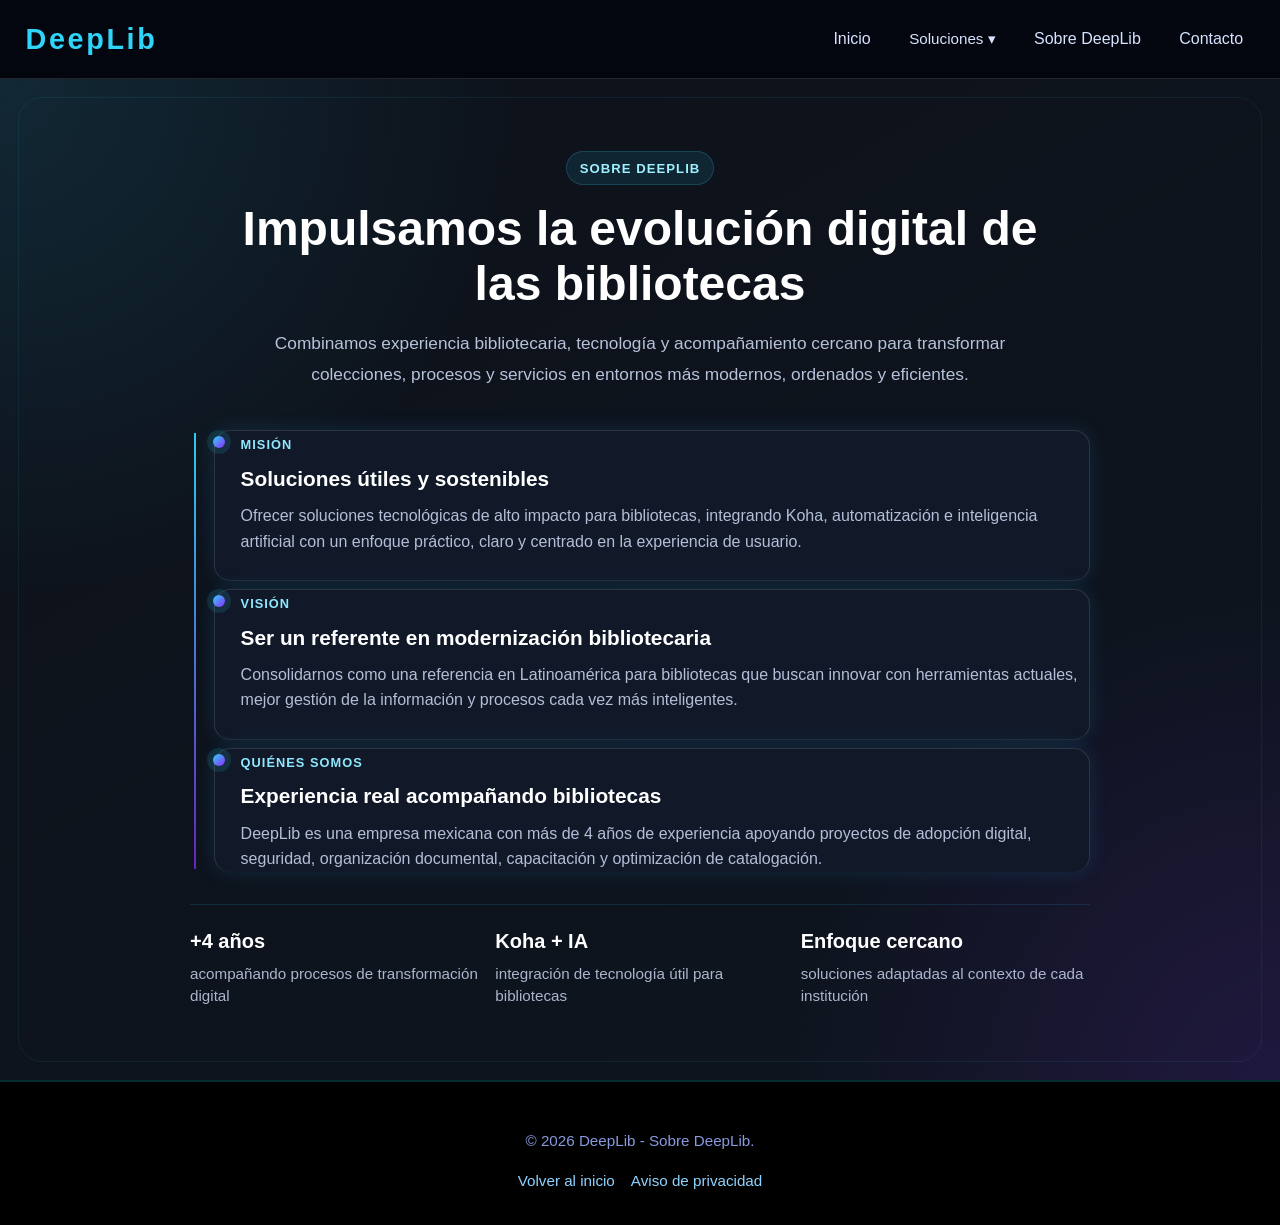
<file: about.html>
<!DOCTYPE html>
<html lang="es">
<head>
  <meta charset="UTF-8" />
  <meta name="viewport" content="width=device-width, initial-scale=1.0" />
  <title>Sobre DeepLib</title>
  <link rel="stylesheet" href="styles.css" />
  <link rel="apple-touch-icon" sizes="180x180" href="assets/img/favicon_io/apple-touch-icon.png" />
  <link rel="icon" type="image/png" sizes="32x32" href="assets/img/favicon_io/favicon-32x32.png" />
  <link rel="icon" type="image/png" sizes="16x16" href="assets/img/favicon_io/favicon-16x16.png" />
  <link rel="icon" type="image/x-icon" href="assets/img/favicon_io/favicon.ico" />
  <link rel="manifest" href="assets/img/favicon_io/site.webmanifest" />
</head>
<body>
  <header class="site-header">
    <a href="index.html" class="brand">DeepLib</a>
    <button id="menuToggle" aria-label="Abrir menú de navegación" aria-expanded="false" aria-controls="mainNav">☰</button>
    <nav id="mainNav" class="nav-links">
      <a href="index.html">Inicio</a>
      <div class="dropdown">
        <button class="dropbtn" type="button">Soluciones ▾</button>
        <div class="dropdown-content">
          <a href="cursos.html">Cursos de capacitación</a>
          <a href="microservicios.html">Microservicios de Koha</a>
          <a href="web.html">Desarrollo de páginas web</a>
          <a href="soporte.html">Soporte de TI para Koha</a>
          <a href="personal.html">Bibliotecas personales</a>
        </div>
      </div>
      <a href="about.html">Sobre DeepLib</a>
      <a href="index.html#contacto">Contacto</a>
    </nav>
  </header>
  <main>
    <section class="about-page">
      <div class="about-shell">
        <div class="about-heading">
          <span class="about-kicker">Sobre DeepLib</span>
          <h1>Impulsamos la evolución digital de las bibliotecas</h1>
          <p class="about-lead">Combinamos experiencia bibliotecaria, tecnología y acompañamiento cercano para transformar colecciones, procesos y servicios en entornos más modernos, ordenados y eficientes.</p>
        </div>

        <div class="about-timeline">
          <article class="about-step">
            <span class="about-step-label">Misión</span>
            <h2>Soluciones útiles y sostenibles</h2>
            <p>Ofrecer soluciones tecnológicas de alto impacto para bibliotecas, integrando Koha, automatización e inteligencia artificial con un enfoque práctico, claro y centrado en la experiencia de usuario.</p>
          </article>

          <article class="about-step">
            <span class="about-step-label">Visión</span>
            <h2>Ser un referente en modernización bibliotecaria</h2>
            <p>Consolidarnos como una referencia en Latinoamérica para bibliotecas que buscan innovar con herramientas actuales, mejor gestión de la información y procesos cada vez más inteligentes.</p>
          </article>

          <article class="about-step">
            <span class="about-step-label">Quiénes somos</span>
            <h2>Experiencia real acompañando bibliotecas</h2>
            <p>DeepLib es una empresa mexicana con más de 4 años de experiencia apoyando proyectos de adopción digital, seguridad, organización documental, capacitación y optimización de catalogación.</p>
          </article>
        </div>

        <div class="about-strip">
          <div class="about-metric">
            <strong>+4 años</strong>
            <span>acompañando procesos de transformación digital</span>
          </div>
          <div class="about-metric">
            <strong>Koha + IA</strong>
            <span>integración de tecnología útil para bibliotecas</span>
          </div>
          <div class="about-metric">
            <strong>Enfoque cercano</strong>
            <span>soluciones adaptadas al contexto de cada institución</span>
          </div>
        </div>
      </div>
    </section>
  </main>
  <footer class="site-footer">
    <p>© 2026 DeepLib - Sobre DeepLib.</p>
    <div class="footer-links">
      <a href="index.html">Volver al inicio</a>
      <a href="privacidad.html">Aviso de privacidad</a>
    </div>
  </footer>
  <script src="script.js"></script>
</body>
</html>
</file>
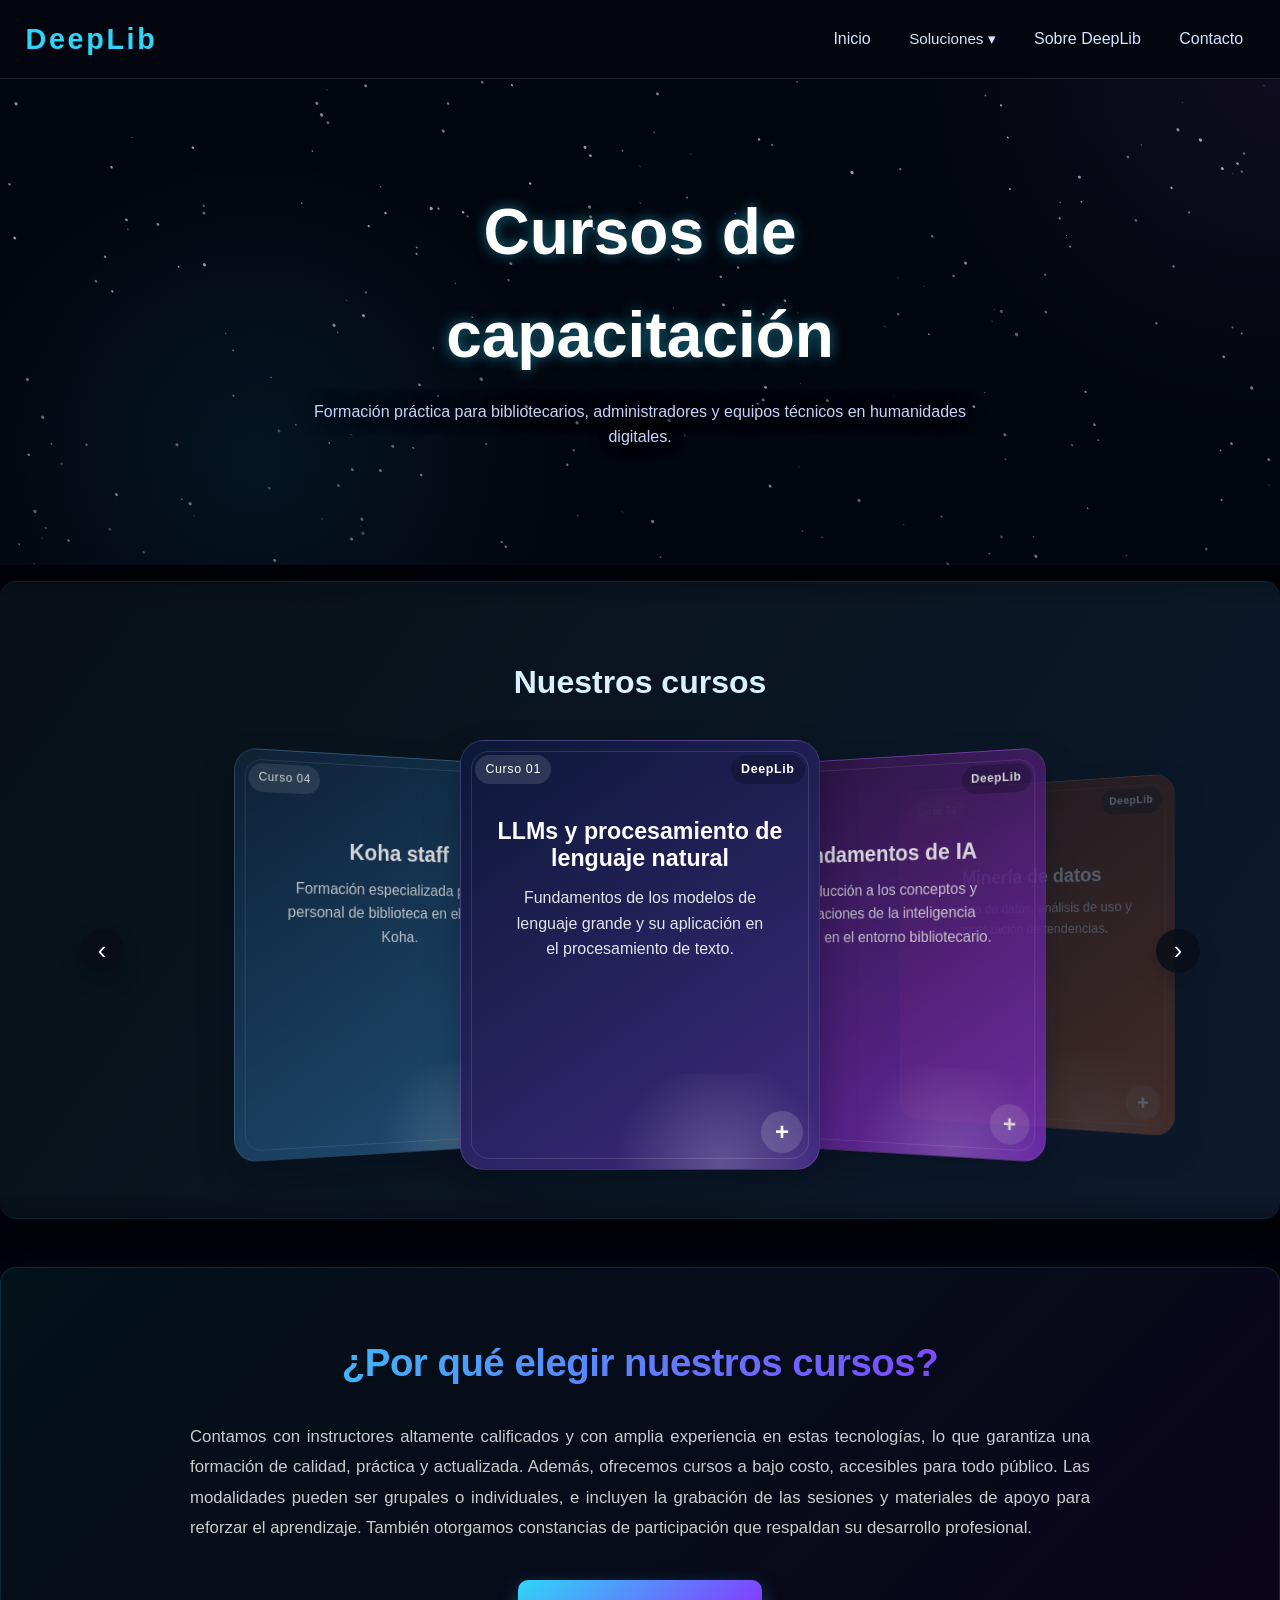
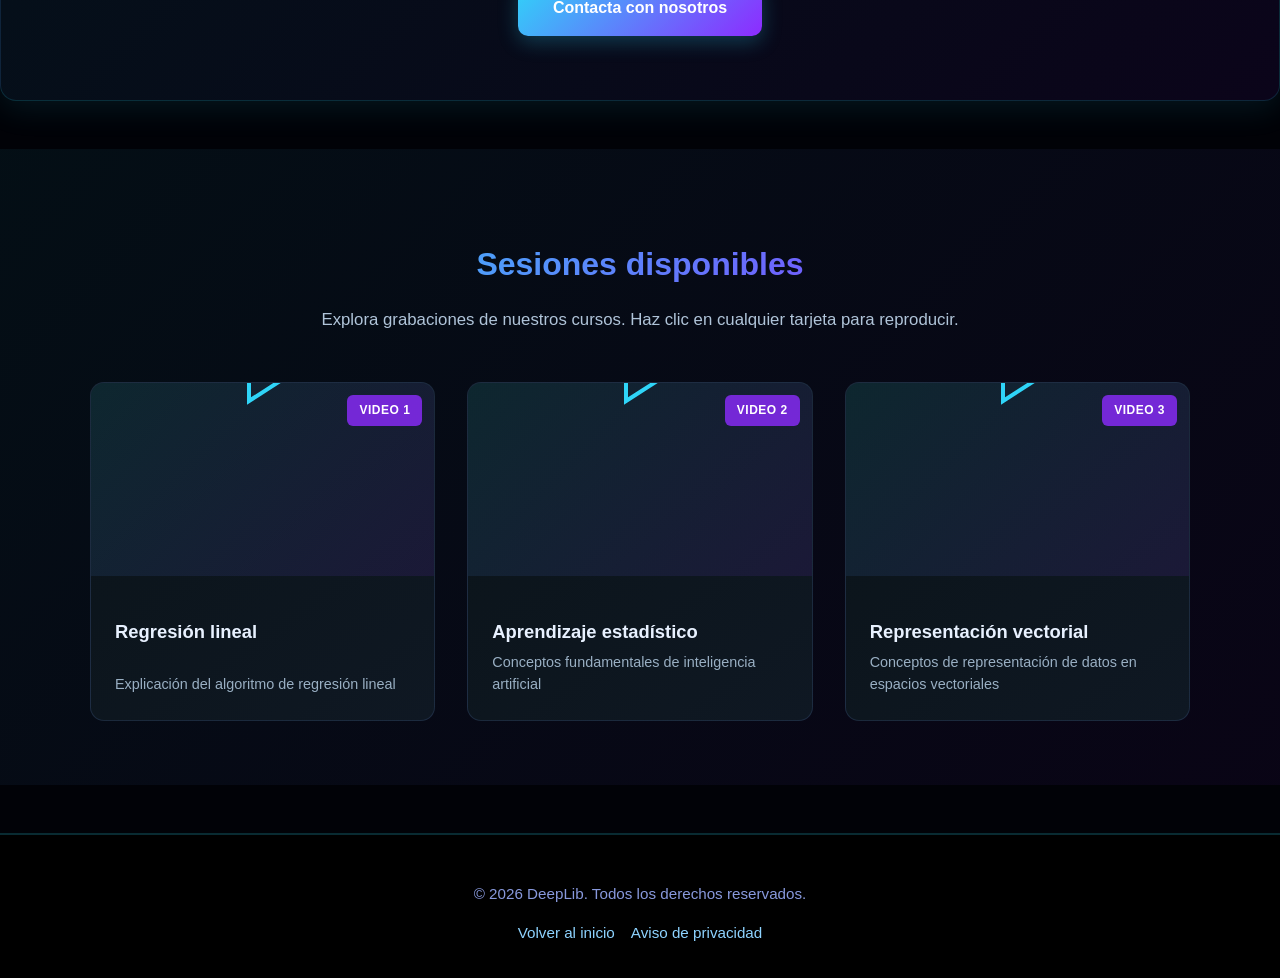
<file: cursos.html>
<!DOCTYPE html>
<html lang="es">
<head>
  <meta charset="UTF-8" />
  <meta name="viewport" content="width=device-width, initial-scale=1.0" />
  <title>Cursos  | DeepLib</title>
  <link rel="stylesheet" href="styles.css" />
  <link rel="apple-touch-icon" sizes="180x180" href="assets/img/favicon_io/apple-touch-icon.png" />
  <link rel="icon" type="image/png" sizes="32x32" href="assets/img/favicon_io/favicon-32x32.png" />
  <link rel="icon" type="image/png" sizes="16x16" href="assets/img/favicon_io/favicon-16x16.png" />
  <link rel="icon" type="image/x-icon" href="assets/img/favicon_io/favicon.ico" />
  <link rel="manifest" href="assets/img/favicon_io/site.webmanifest" />
</head>
<body>
  <header class="site-header">
    <a href="index.html" class="brand">DeepLib</a>
    <button id="menuToggle" aria-label="Abrir menú de navegación" aria-expanded="false" aria-controls="mainNav">☰</button>
    <nav id="mainNav" class="nav-links">
      <a href="index.html">Inicio</a>
      <div class="dropdown">
        <button class="dropbtn" type="button">Soluciones ▾</button>
        <div class="dropdown-content">
          <a href="cursos.html">Cursos de capacitación</a>
          <a href="microservicios.html">Microservicios de Koha</a>
          <a href="web.html">Desarrollo de páginas web</a>
          <a href="soporte.html">Soporte de TI para Koha</a>
          <a href="personal.html">Bibliotecas personales</a>
        </div>
      </div>
      <a href="about.html">Sobre DeepLib</a>
      <a href="index.html#contacto">Contacto</a>
    </nav>
  </header>

  <main>
    <section class="hero courses-hero">
      <canvas id="coursesHeroCanvas" class="courses-stars-canvas" aria-hidden="true"></canvas>
      <div class="courses-hero-overlay" aria-hidden="true"></div>
      <div class="hero-content courses-hero-content">
        <h1>Cursos de capacitación</h1>
        <p>Formación práctica para bibliotecarios, administradores y equipos técnicos en humanidades digitales.</p>
      </div>
    </section>

    <section class="services courses-catalog reveal">
      <h2>Nuestros cursos</h2>
      <div class="course-carousel" data-course-carousel>
        <button class="carousel-control prev" type="button" data-carousel-prev aria-label="Curso anterior">‹</button>

        <div class="course-carousel-track">
          <div class="course-poster course-theme-1" data-course-poster>
            <span class="course-brand-mark">DeepLib</span>
            <span class="course-label">Curso 01</span>
            <div class="course-poster-body">
              <h3>LLMs y procesamiento de lenguaje natural</h3>
              <p class="course-teaser">Fundamentos de los modelos de lenguaje grande y su aplicación en el procesamiento de texto.</p>
            </div>
            <button class="course-toggle" type="button" aria-expanded="false" aria-label="Ver contenido del curso de LLMs y procesamiento de lenguaje">+</button>
            <div class="course-details" hidden>
              <p>Aplicaciones de LLMs para consulta semántica, chatbots y analisis documental.</p>
            </div>
          </div>

    

          <div class="course-poster course-theme-3" data-course-poster>
            <span class="course-brand-mark">DeepLib</span>
            <span class="course-label">Curso 02</span>
            <div class="course-poster-body">
              <h3>Fundamentos de IA</h3>
              <p class="course-teaser">Introducción a los conceptos y aplicaciones de la inteligencia artificial en el entorno bibliotecario.</p>
            </div>
            <button class="course-toggle" type="button" aria-expanded="false" aria-label="Ver contenido del curso de Fundamentos de IA y RAG">+</button>
            <div class="course-details" hidden>
              <p>Teoría del aprendizaje estadistico y aprendizaje automático en el entorno bibliotecario.</p>
            </div>
          </div>

          <div class="course-poster course-theme-4" data-course-poster>
            <span class="course-brand-mark">DeepLib</span>
            <span class="course-label">Curso 03</span>
            <div class="course-poster-body">
              <h3>Minería de datos</h3>
              <p class="course-teaser">Limpieza de datos, análisis de uso y visualización de tendencias.</p>
            </div>
            <button class="course-toggle" type="button" aria-expanded="false" aria-label="Ver contenido del curso de Minería de datos de colecciones">+</button>
            <div class="course-details" hidden>
              <p>Aprende a como potenciar el uso de los datos en el entorno bibliotecario.</p>
            </div>
          </div>

          <div class="course-poster course-theme-5" data-course-poster>
            <span class="course-brand-mark">DeepLib</span>
            <span class="course-label">Curso 04</span>
            <div class="course-poster-body">
              <h3>Koha staff</h3>
              <p class="course-teaser">Formación especializada para el personal de biblioteca en el uso de Koha.</p>
            </div>
            <button class="course-toggle" type="button" aria-expanded="false" aria-label="Ver contenido del curso de Koha staff">+</button>
            <div class="course-details" hidden>
              <ul>
                <li>Instalación, módulos, parametrización y seguridad.</li>
                <li>Gestión de políticas de circulación.</li>
                <li>Optimización de flujo de trabajo para gestión bibliográfica, etc</li>
              </ul>
            </div>
          </div>
        </div>

        <button class="carousel-control next" type="button" data-carousel-next aria-label="Curso siguiente">›</button>
      </div>
    </section>

    <section class="sobre-nosotros">
      <div class="sobre-nosotros-container">
        <h2>¿Por qué elegir nuestros cursos?</h2>
        <p>Contamos con instructores altamente calificados y con amplia experiencia en estas tecnologías, lo que garantiza una formación de calidad, práctica y actualizada. Además, ofrecemos cursos a bajo costo, accesibles para todo público. Las modalidades pueden ser grupales o individuales, e incluyen la grabación de las sesiones y materiales de apoyo para reforzar el aprendizaje. También otorgamos constancias de participación que respaldan su desarrollo profesional.</p>
        <a href="index.html#contacto" class="sobre-nosotros-btn">Contacta con nosotros</a>
      </div>
    </section>
  </main>

  <section class="video-gallery reveal">
    <div class="gallery-header">
      <h2>Sesiones disponibles</h2>
      <p>Explora grabaciones de nuestros cursos. Haz clic en cualquier tarjeta para reproducir.</p>
    </div>
    <div class="videos-grid">
      <div class="video-card" data-video-type="facebook-video">
        <div class="video-thumb">
          <svg class="play-icon" viewBox="0 0 24 24" fill="none" stroke="currentColor" stroke-width="2">
            <polygon points="5 3 19 12 5 21 5 3"></polygon>
          </svg>
          <span class="video-label">Video 1</span>
        </div>
        <div class="video-info">
          <h3>Regresión lineal</h3>
          <p>Explicación del algoritmo de regresión lineal</p>
        </div>
        <div class="video-embed" hidden>
          <iframe src="https://www.facebook.com/plugins/video.php?height=314&href=https%3A%2F%2Fwww.facebook.com%2F61572474824509%2Fvideos%2F992650292278045%2F&show_text=false&width=560&t=0" width="560" height="314" style="border:none;overflow:hidden" scrolling="no" frameborder="0" allowfullscreen="true" allow="autoplay; clipboard-write; encrypted-media; picture-in-picture; web-share" allowFullScreen="true"></iframe>
        </div>
      </div>

      <div class="video-card" data-video-type="facebook-video">
        <div class="video-thumb">
          <svg class="play-icon" viewBox="0 0 24 24" fill="none" stroke="currentColor" stroke-width="2">
            <polygon points="5 3 19 12 5 21 5 3"></polygon>
          </svg>
          <span class="video-label">Video 2</span>
        </div>
        <div class="video-info">
          <h3>Aprendizaje estadístico</h3>
          <p>Conceptos fundamentales de inteligencia artificial</p>
        </div>
        <div class="video-embed" hidden>
          <iframe src="https://www.facebook.com/plugins/video.php?height=314&href=https%3A%2F%2Fwww.facebook.com%2F61572474824509%2Fvideos%2F1888763695226406%2F&show_text=false&width=560&t=0" width="560" height="314" style="border:none;overflow:hidden" scrolling="no" frameborder="0" allowfullscreen="true" allow="autoplay; clipboard-write; encrypted-media; picture-in-picture; web-share" allowFullScreen="true"></iframe>
        </div>
      </div>

      <div class="video-card" data-video-type="facebook-video">
        <div class="video-thumb">
          <svg class="play-icon" viewBox="0 0 24 24" fill="none" stroke="currentColor" stroke-width="2">
            <polygon points="5 3 19 12 5 21 5 3"></polygon>
          </svg>
          <span class="video-label">Video 3</span>
        </div>
        <div class="video-info">
          <h3>Representación vectorial</h3>
          <p>Conceptos de representación de datos en espacios vectoriales</p>
        </div>
        <div class="video-embed" hidden>
          <iframe src="https://www.facebook.com/plugins/video.php?height=314&href=https%3A%2F%2Fwww.facebook.com%2F61572474824509%2Fvideos%2F1676207362984193%2F&show_text=false&width=560&t=0" width="560" height="314" style="border:none;overflow:hidden" scrolling="no" frameborder="0" allowfullscreen="true" allow="autoplay; clipboard-write; encrypted-media; picture-in-picture; web-share" allowFullScreen="true"></iframe>
        </div>
      </div>

      
    </div>
  </section>

  <footer class="site-footer">
    <p>© 2026 DeepLib. Todos los derechos reservados. </p>
    <div class="footer-links">
      <a href="index.html">Volver al inicio</a>
      <a href="privacidad.html">Aviso de privacidad</a>
    </div>
  </footer>
  <script src="script.js"></script>
</body>
</html>
</file>
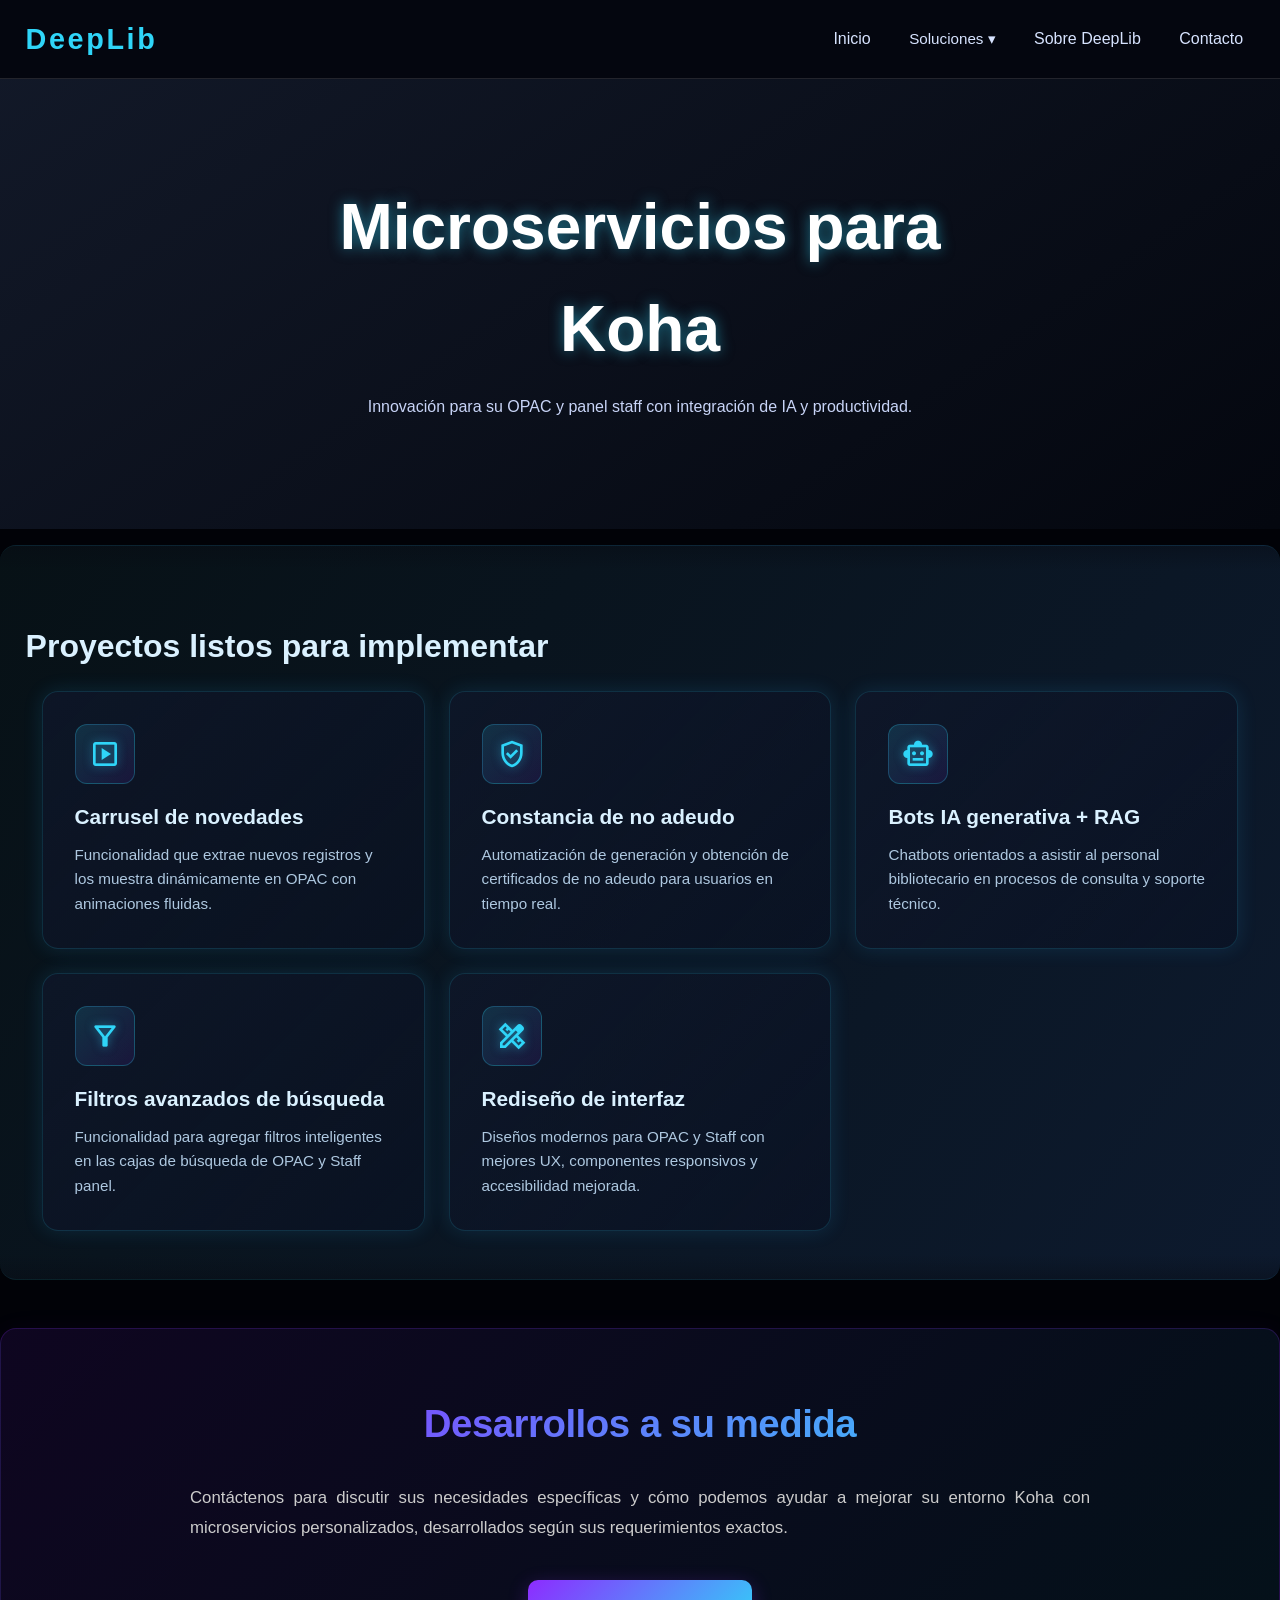
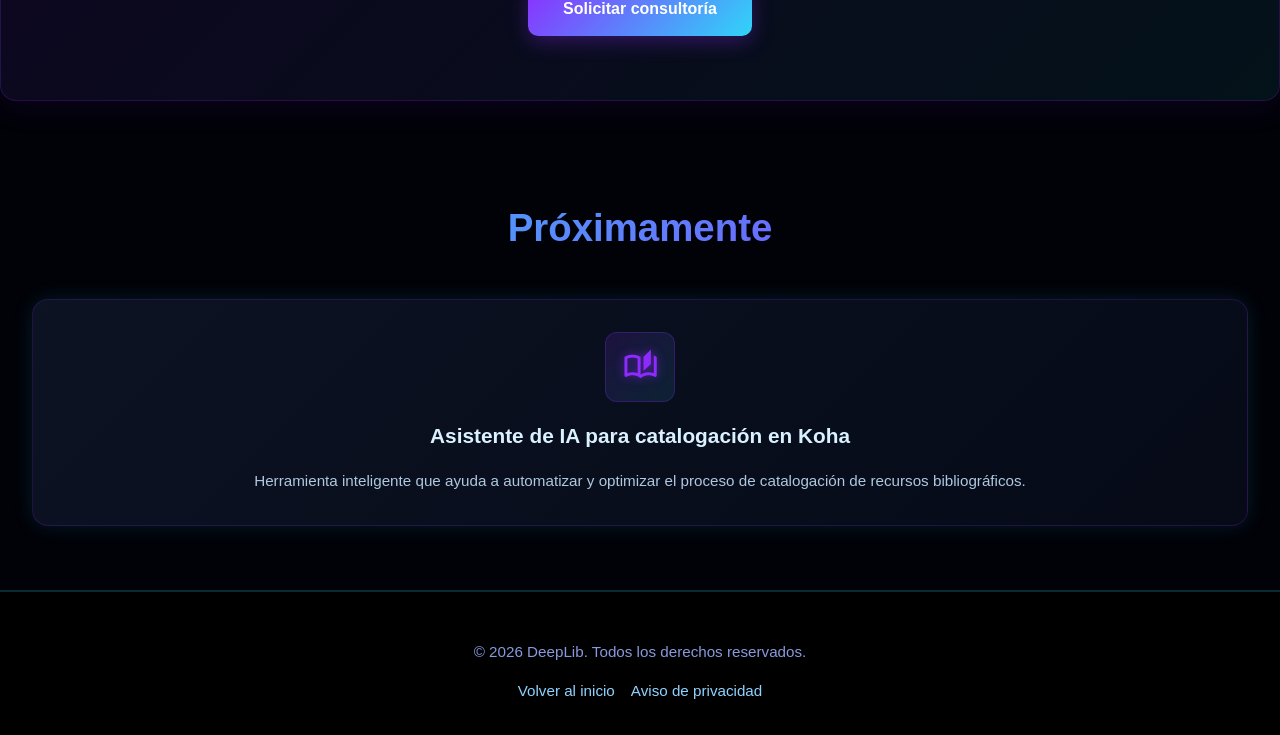
<file: microservicios.html>
<!DOCTYPE html>
<html lang="es">
<head>
  <meta charset="UTF-8" />
  <meta name="viewport" content="width=device-width, initial-scale=1.0" />
  <title>Microservicios Koha | DeepLib</title>
  <link rel="stylesheet" href="https://fonts.googleapis.com/css2?family=Material+Symbols+Outlined:opsz,wght,FILL,GRAD@24,400,0,0" />
  <link rel="stylesheet" href="styles.css" />
  <link rel="apple-touch-icon" sizes="180x180" href="assets/img/favicon_io/apple-touch-icon.png" />
  <link rel="icon" type="image/png" sizes="32x32" href="assets/img/favicon_io/favicon-32x32.png" />
  <link rel="icon" type="image/png" sizes="16x16" href="assets/img/favicon_io/favicon-16x16.png" />
  <link rel="icon" type="image/x-icon" href="assets/img/favicon_io/favicon.ico" />
  <link rel="manifest" href="assets/img/favicon_io/site.webmanifest" />
  <script type="importmap">
    {
      "imports": {
        "tweakpane": "https://esm.sh/tweakpane@4.0.3"
      }
    }
  </script>
</head>
<body>
  <header class="site-header">
    <a href="index.html" class="brand">DeepLib</a>
    <button id="menuToggle" aria-label="Abrir menú de navegación" aria-expanded="false" aria-controls="mainNav">☰</button>
    <nav id="mainNav" class="nav-links">
      <a href="index.html">Inicio</a>
      <div class="dropdown">
        <button class="dropbtn" type="button">Soluciones ▾</button>
        <div class="dropdown-content">
          <a href="cursos.html">Cursos de capacitación</a>
          <a href="microservicios.html">Microservicios de Koha</a>
          <a href="web.html">Desarrollo de páginas web</a>
          <a href="soporte.html">Soporte de TI para Koha</a>
          <a href="personal.html">Bibliotecas personales</a>
        </div>
      </div>
      <a href="about.html">Sobre DeepLib</a>
      <a href="index.html#contacto">Contacto</a>
    </nav>
  </header>

  <main>
    <section class="hero" style="min-height: 50vh; position: relative; overflow: hidden;">
      <canvas id="codingCanvas" class="coding-background"></canvas>
      <div class="hero-content" style="position: relative; z-index: 2;">
        <h1>Microservicios para Koha</h1>
        <p>Innovación para su OPAC y panel staff con integración de IA y productividad.</p>
      </div>
    </section>

    <section class="services">
      <h2>Proyectos listos para implementar</h2>
      <div class="projects-grid">
        <article class="project-card">
          <div class="project-icon">
            <span class="material-symbols-outlined">slideshow</span>
          </div>
          <div class="project-content">
            <h3>Carrusel de novedades</h3>
            <p>Funcionalidad que extrae nuevos registros y los muestra dinámicamente en OPAC con animaciones fluidas.</p>
          </div>
        </article>
        <article class="project-card">
          <div class="project-icon">
            <span class="material-symbols-outlined">verified_user</span>
          </div>
          <div class="project-content">
            <h3>Constancia de no adeudo</h3>
            <p>Automatización de generación y obtención de certificados de no adeudo para usuarios en tiempo real.</p>
          </div>
        </article>
        <article class="project-card">
          <div class="project-icon">
            <span class="material-symbols-outlined">smart_toy</span>
          </div>
          <div class="project-content">
            <h3>Bots IA generativa + RAG</h3>
            <p>Chatbots orientados a asistir al personal bibliotecario en procesos de consulta y soporte técnico.</p>
          </div>
        </article>
        <article class="project-card">
          <div class="project-icon">
            <span class="material-symbols-outlined">filter_alt</span>
          </div>
          <div class="project-content">
            <h3>Filtros avanzados de búsqueda</h3>
            <p>Funcionalidad para agregar filtros inteligentes en las cajas de búsqueda de OPAC y Staff panel.</p>
          </div>
        </article>
        <article class="project-card">
          <div class="project-icon">
            <span class="material-symbols-outlined">design_services</span>
          </div>
          <div class="project-content">
            <h3>Rediseño de interfaz</h3>
            <p>Diseños modernos para OPAC y Staff con mejores UX, componentes responsivos y accesibilidad mejorada.</p>
          </div>
        </article>
      </div>
    </section>

    <section class="custom-services">
      <div class="custom-services-container">
        <h2>Desarrollos a su medida</h2>
        <p>Contáctenos para discutir sus necesidades específicas y cómo podemos ayudar a mejorar su entorno Koha con microservicios personalizados, desarrollados según sus requerimientos exactos.</p>
        <a href="index.html#contacto" class="custom-services-btn">Solicitar consultoría</a>
      </div>
    </section>

  

    <section class="proximamente-section">
      <h2>Próximamente</h2>
      <div class="proximamente-grid">
        <article class="proximamente-card">
          <div class="proximamente-icon">
            <span class="material-symbols-outlined">auto_stories</span>
          </div>
          <h3>Asistente de IA para catalogación en Koha</h3>
          <p>Herramienta inteligente que ayuda a automatizar y optimizar el proceso de catalogación de recursos bibliográficos.</p>
        </article>
      </div>
    </section>
  </main>

  <footer class="site-footer">
    <p>© 2026 DeepLib. Todos los derechos reservados.</p>
    <div class="footer-links">
      <a href="index.html">Volver al inicio</a>
      <a href="privacidad.html">Aviso de privacidad</a>
    </div>
  </footer>
  <script src="script.js"></script>
</body>
</html>
</file>
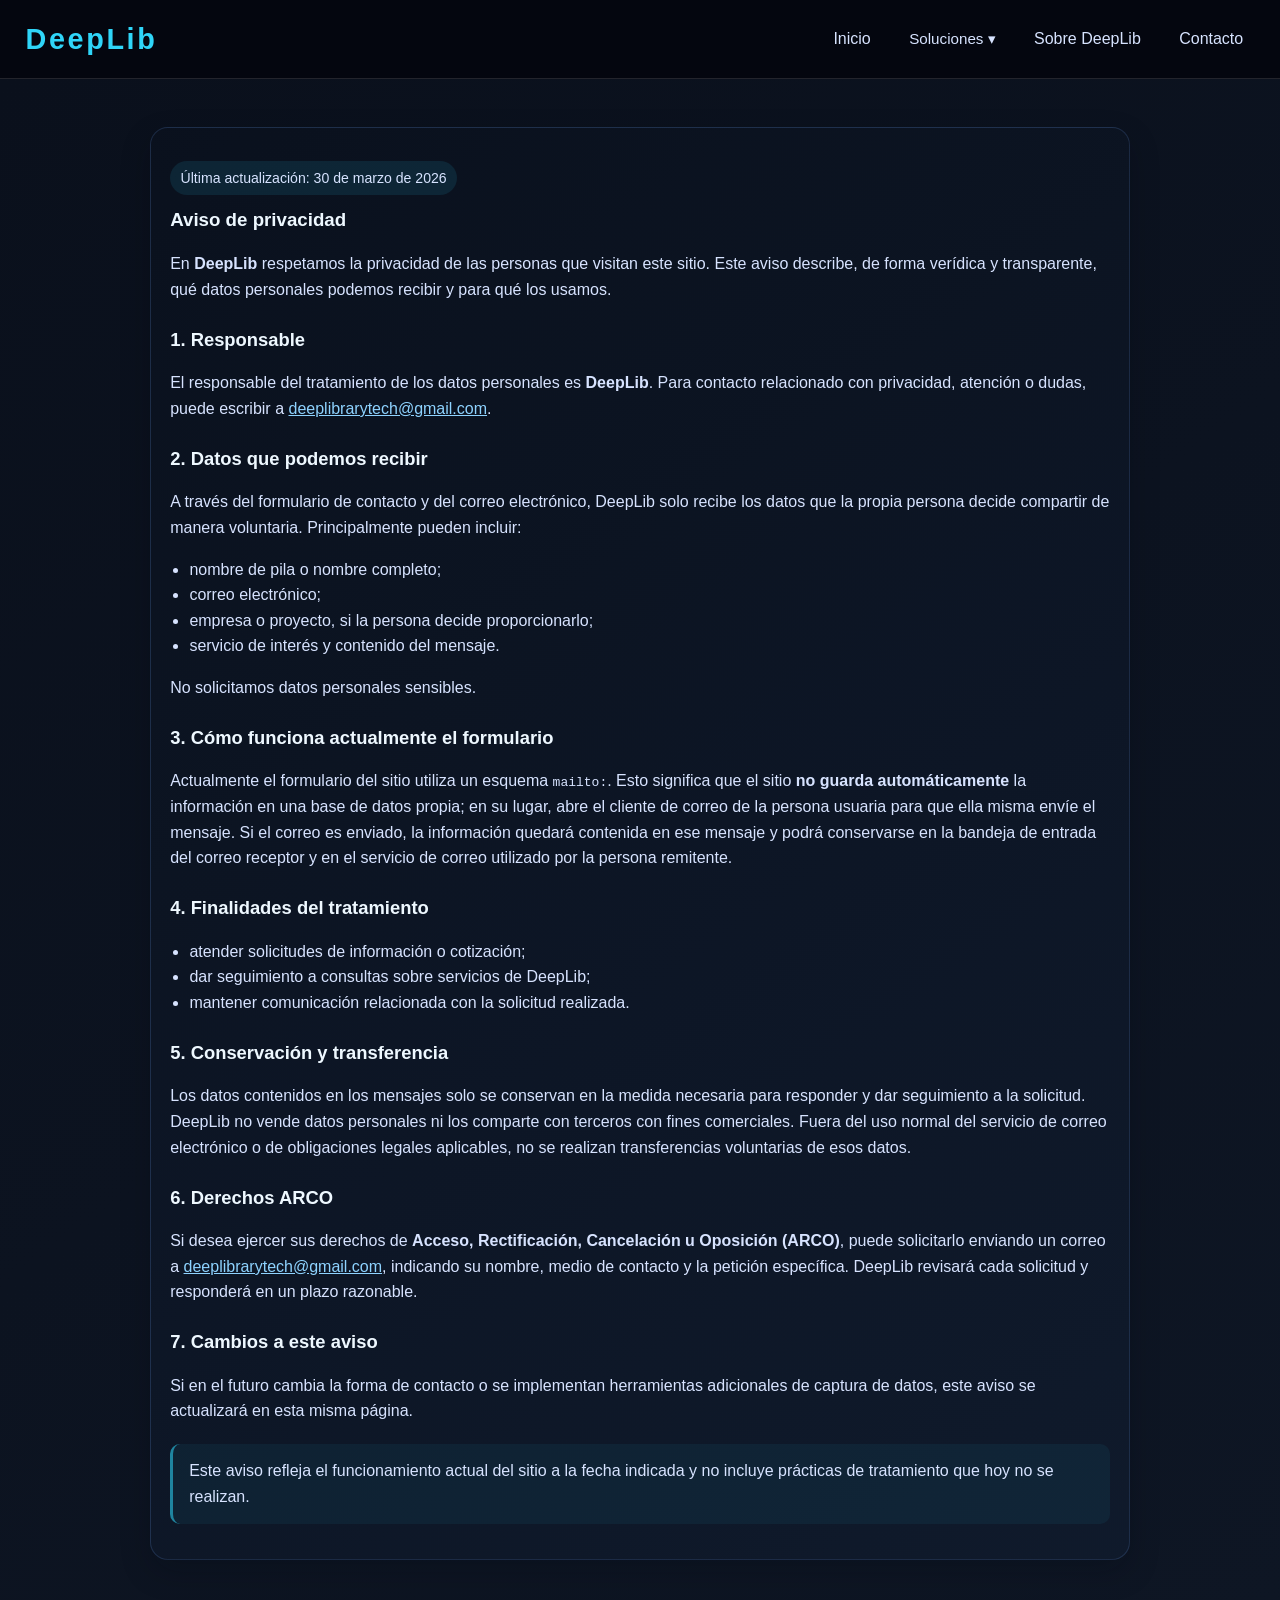
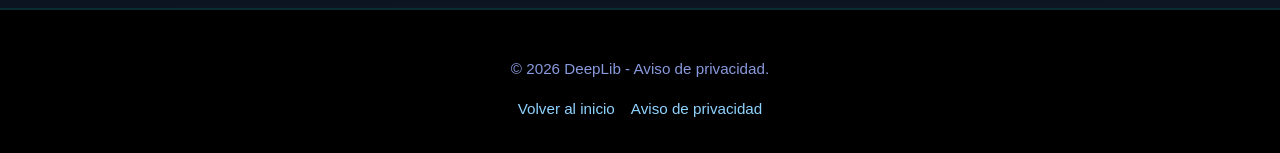
<file: privacidad.html>
<!DOCTYPE html>
<html lang="es">
<head>
  <meta charset="UTF-8" />
  <meta name="viewport" content="width=device-width, initial-scale=1.0" />
  <title>Aviso de privacidad | DeepLib</title>
  <meta name="description" content="Aviso de privacidad de DeepLib" />
  <link rel="stylesheet" href="styles.css" />
  <link rel="apple-touch-icon" sizes="180x180" href="assets/img/favicon_io/apple-touch-icon.png" />
  <link rel="icon" type="image/png" sizes="32x32" href="assets/img/favicon_io/favicon-32x32.png" />
  <link rel="icon" type="image/png" sizes="16x16" href="assets/img/favicon_io/favicon-16x16.png" />
  <link rel="icon" type="image/x-icon" href="assets/img/favicon_io/favicon.ico" />
  <link rel="manifest" href="assets/img/favicon_io/site.webmanifest" />
</head>
<body>
  <header class="site-header">
    <a href="index.html" class="brand">DeepLib</a>
    <button id="menuToggle" aria-label="Abrir menú de navegación" aria-expanded="false" aria-controls="mainNav">☰</button>
    <nav id="mainNav" class="nav-links">
      <a href="index.html">Inicio</a>
      <div class="dropdown">
        <button class="dropbtn" type="button">Soluciones ▾</button>
        <div class="dropdown-content">
          <a href="cursos.html">Cursos de capacitación</a>
          <a href="microservicios.html">Microservicios de Koha</a>
          <a href="web.html">Desarrollo de páginas web</a>
          <a href="soporte.html">Soporte de TI para Koha</a>
          <a href="personal.html">Bibliotecas personales</a>
        </div>
      </div>
      <a href="about.html">Sobre DeepLib</a>
      <a href="index.html#contacto">Contacto</a>
    </nav>
  </header>

  <main>
    <section class="privacy-page">
      <div class="privacy-wrapper">
        <article class="privacy-card">
          <p class="privacy-meta">Última actualización: 30 de marzo de 2026</p>
          <h1>Aviso de privacidad</h1>
          <p>
            En <strong>DeepLib</strong> respetamos la privacidad de las personas que visitan este sitio.
            Este aviso describe, de forma verídica y transparente, qué datos personales podemos recibir y para qué los usamos.
          </p>

          <h2>1. Responsable</h2>
          <p>
            El responsable del tratamiento de los datos personales es <strong>DeepLib</strong>.
            Para contacto relacionado con privacidad, atención o dudas, puede escribir a
            <a href="mailto:deeplibrarytech@gmail.com">deeplibrarytech@gmail.com</a>.
          </p>

          <h2>2. Datos que podemos recibir</h2>
          <p>
            A través del formulario de contacto y del correo electrónico, DeepLib solo recibe los datos que la propia persona decide compartir de manera voluntaria.
            Principalmente pueden incluir:
          </p>
          <ul>
            <li>nombre de pila o nombre completo;</li>
            <li>correo electrónico;</li>
            <li>empresa o proyecto, si la persona decide proporcionarlo;</li>
            <li>servicio de interés y contenido del mensaje.</li>
          </ul>
          <p>No solicitamos datos personales sensibles.</p>

          <h2>3. Cómo funciona actualmente el formulario</h2>
          <p>
            Actualmente el formulario del sitio utiliza un esquema <code>mailto:</code>. Esto significa que el sitio <strong>no guarda automáticamente</strong>
            la información en una base de datos propia; en su lugar, abre el cliente de correo de la persona usuaria para que ella misma envíe el mensaje.
            Si el correo es enviado, la información quedará contenida en ese mensaje y podrá conservarse en la bandeja de entrada del correo receptor
            y en el servicio de correo utilizado por la persona remitente.
          </p>

          <h2>4. Finalidades del tratamiento</h2>
          <ul>
            <li>atender solicitudes de información o cotización;</li>
            <li>dar seguimiento a consultas sobre servicios de DeepLib;</li>
            <li>mantener comunicación relacionada con la solicitud realizada.</li>
          </ul>

          <h2>5. Conservación y transferencia</h2>
          <p>
            Los datos contenidos en los mensajes solo se conservan en la medida necesaria para responder y dar seguimiento a la solicitud.
            DeepLib no vende datos personales ni los comparte con terceros con fines comerciales.
            Fuera del uso normal del servicio de correo electrónico o de obligaciones legales aplicables, no se realizan transferencias voluntarias de esos datos.
          </p>

          <h2>6. Derechos ARCO</h2>
          <p>
            Si desea ejercer sus derechos de <strong>Acceso, Rectificación, Cancelación u Oposición (ARCO)</strong>, puede solicitarlo enviando un correo a
            <a href="mailto:deeplibrarytech@gmail.com">deeplibrarytech@gmail.com</a>, indicando su nombre, medio de contacto y la petición específica.
            DeepLib revisará cada solicitud y responderá en un plazo razonable.
          </p>

          <h2>7. Cambios a este aviso</h2>
          <p>
            Si en el futuro cambia la forma de contacto o se implementan herramientas adicionales de captura de datos, este aviso se actualizará en esta misma página.
          </p>

          <p class="privacy-note">
            Este aviso refleja el funcionamiento actual del sitio a la fecha indicada y no incluye prácticas de tratamiento que hoy no se realizan.
          </p>
        </article>
      </div>
    </section>
  </main>

  <footer class="site-footer">
    <p>© 2026 DeepLib - Aviso de privacidad.</p>
    <div class="footer-links">
      <a href="index.html">Volver al inicio</a>
      <a href="privacidad.html">Aviso de privacidad</a>
    </div>
  </footer>

  <script src="script.js"></script>
</body>
</html>
</file>
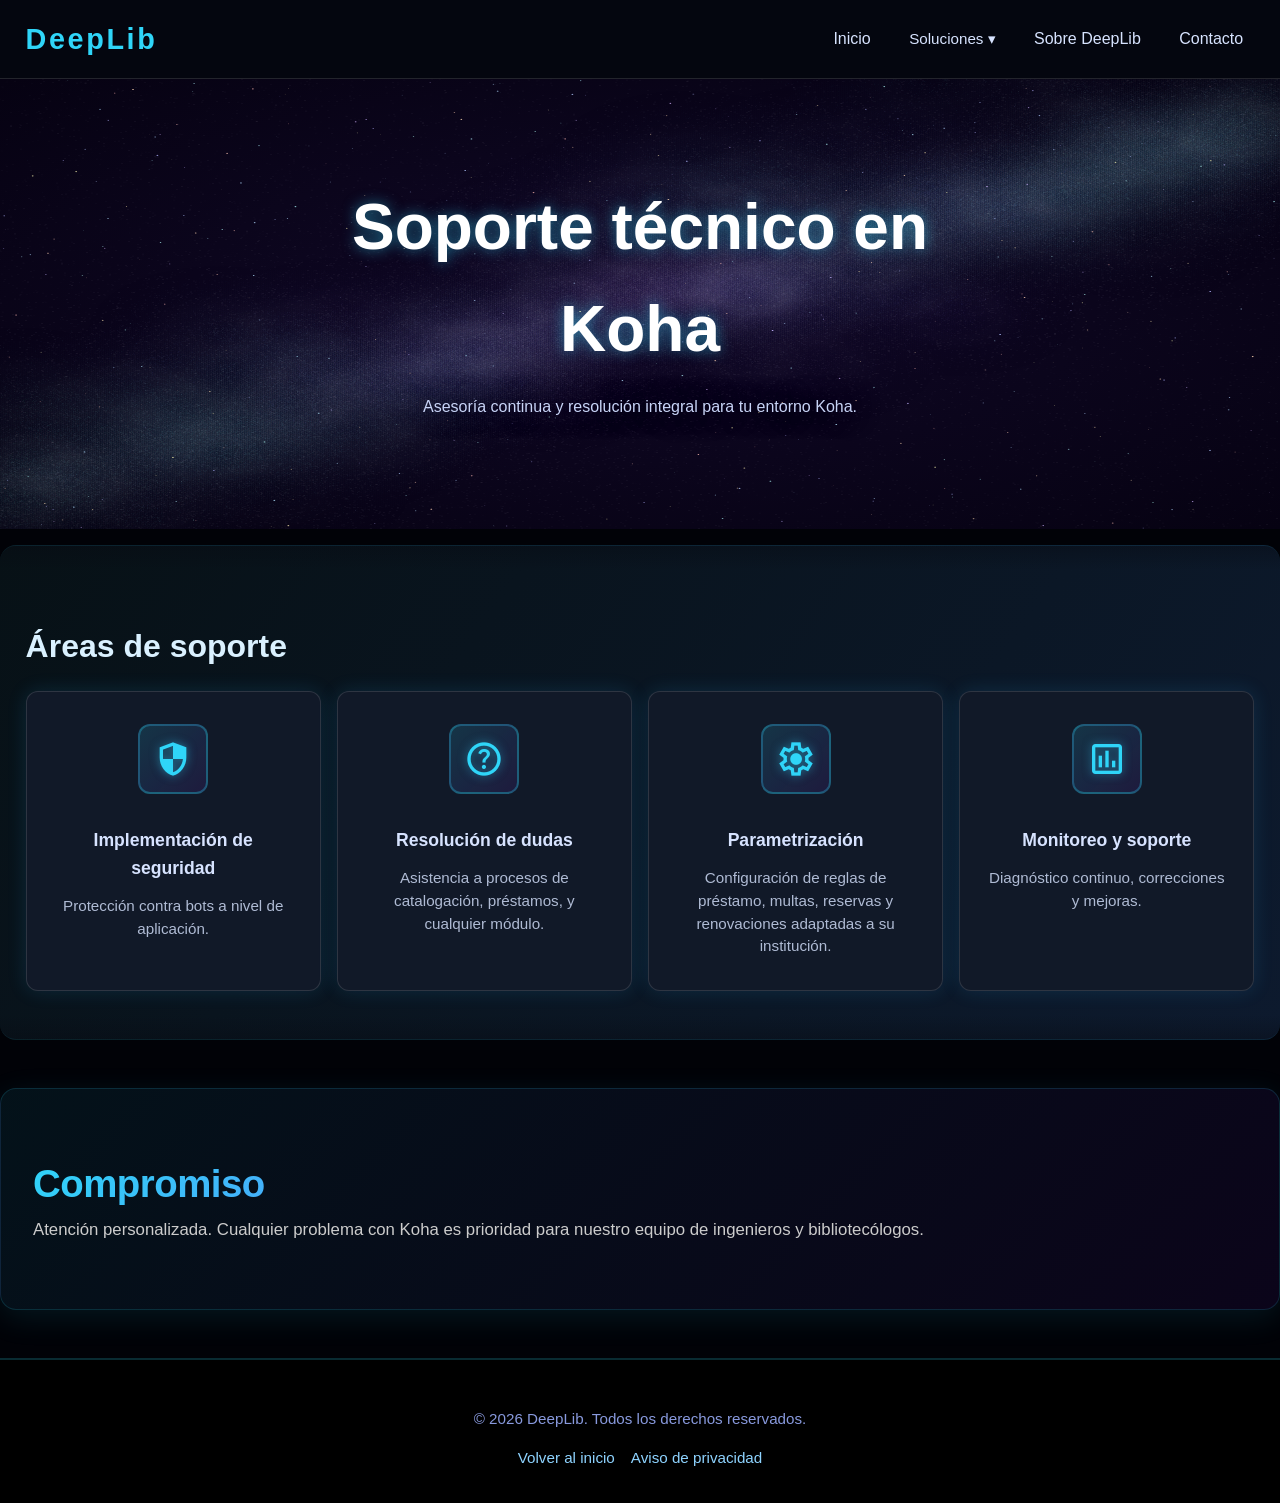
<file: soporte.html>
<!DOCTYPE html>
<html lang="es">
<head>
  <meta charset="UTF-8" />
  <meta name="viewport" content="width=device-width, initial-scale=1.0" />
  <title>Soporte Koha | DeepLib</title>
  <link rel="stylesheet" href="https://fonts.googleapis.com/css2?family=Material+Symbols+Outlined:opsz,wght,FILL,GRAD@24,400,0,0" />
  <link rel="stylesheet" href="styles.css" />
  <link rel="apple-touch-icon" sizes="180x180" href="assets/img/favicon_io/apple-touch-icon.png" />
  <link rel="icon" type="image/png" sizes="32x32" href="assets/img/favicon_io/favicon-32x32.png" />
  <link rel="icon" type="image/png" sizes="16x16" href="assets/img/favicon_io/favicon-16x16.png" />
  <link rel="icon" type="image/x-icon" href="assets/img/favicon_io/favicon.ico" />
  <link rel="manifest" href="assets/img/favicon_io/site.webmanifest" />
</head>
<body>
  <header class="site-header">
    <a href="index.html" class="brand">DeepLib</a>
    <button id="menuToggle" aria-label="Abrir menú de navegación" aria-expanded="false" aria-controls="mainNav">☰</button>
    <nav id="mainNav" class="nav-links">
      <a href="index.html">Inicio</a>
      <div class="dropdown">
        <button class="dropbtn" type="button">Soluciones ▾</button>
        <div class="dropdown-content">
          <a href="cursos.html">Cursos de capacitación</a>
          <a href="microservicios.html">Microservicios de Koha</a>
          <a href="web.html">Desarrollo de páginas web</a>
          <a href="soporte.html">Soporte de TI para Koha</a>
          <a href="personal.html">Bibliotecas personales</a>
        </div>
      </div>
      <a href="about.html">Sobre DeepLib</a>
      <a href="index.html#contacto">Contacto</a>
    </nav>
  </header>

  <main>
    <section class="hero hero-stars" style="min-height: 50vh;">
      <canvas id="backgroundCanvas"></canvas>
      <canvas id="starsCanvas"></canvas>
      <canvas id="milkyWayCanvas"></canvas>
      <div class="hero-content">
        <h1>Soporte técnico en Koha</h1>
        <p>Asesoría continua y resolución integral para tu entorno Koha.</p>
      </div>
    </section>

    <section class="services">
      <h2>Áreas de soporte</h2>
      <div class="cards-grid">
        <article class="card">
          <div class="card-icon-wrapper">
            <span class="material-symbols-outlined">security</span>
          </div>
          <h3>Implementación de seguridad</h3>
          <p>Protección contra bots a nivel de aplicación.</p>
        </article>
        <article class="card">
          <div class="card-icon-wrapper">
            <span class="material-symbols-outlined">help</span>
          </div>
          <h3>Resolución de dudas</h3>
          <p>Asistencia a procesos de catalogación, préstamos, y cualquier módulo.</p>
        </article>
        <article class="card">
          <div class="card-icon-wrapper">
            <span class="material-symbols-outlined">settings</span>
          </div>
          <h3>Parametrización</h3>
          <p>Configuración de reglas de préstamo, multas, reservas y renovaciones adaptadas a su institución.</p>
        </article>
        <article class="card">
          <div class="card-icon-wrapper">
            <span class="material-symbols-outlined">assessment</span>
          </div>
          <h3>Monitoreo y soporte</h3>
          <p>Diagnóstico continuo, correcciones y mejoras.</p>
        </article>
      </div>
    </section>

    <section class="sobre-nosotros">
      <h2>Compromiso</h2>
      <p>Atención personalizada. Cualquier problema con Koha es prioridad para nuestro equipo de ingenieros y bibliotecólogos.</p>
    </section>
  </main>

  <footer class="site-footer">
    <p>© 2026 DeepLib. Todos los derechos reservados.</p>
    <div class="footer-links">
      <a href="index.html">Volver al inicio</a>
      <a href="privacidad.html">Aviso de privacidad</a>
    </div>
  </footer>
  <script src="script.js"></script>
</body>
</html>
</file>
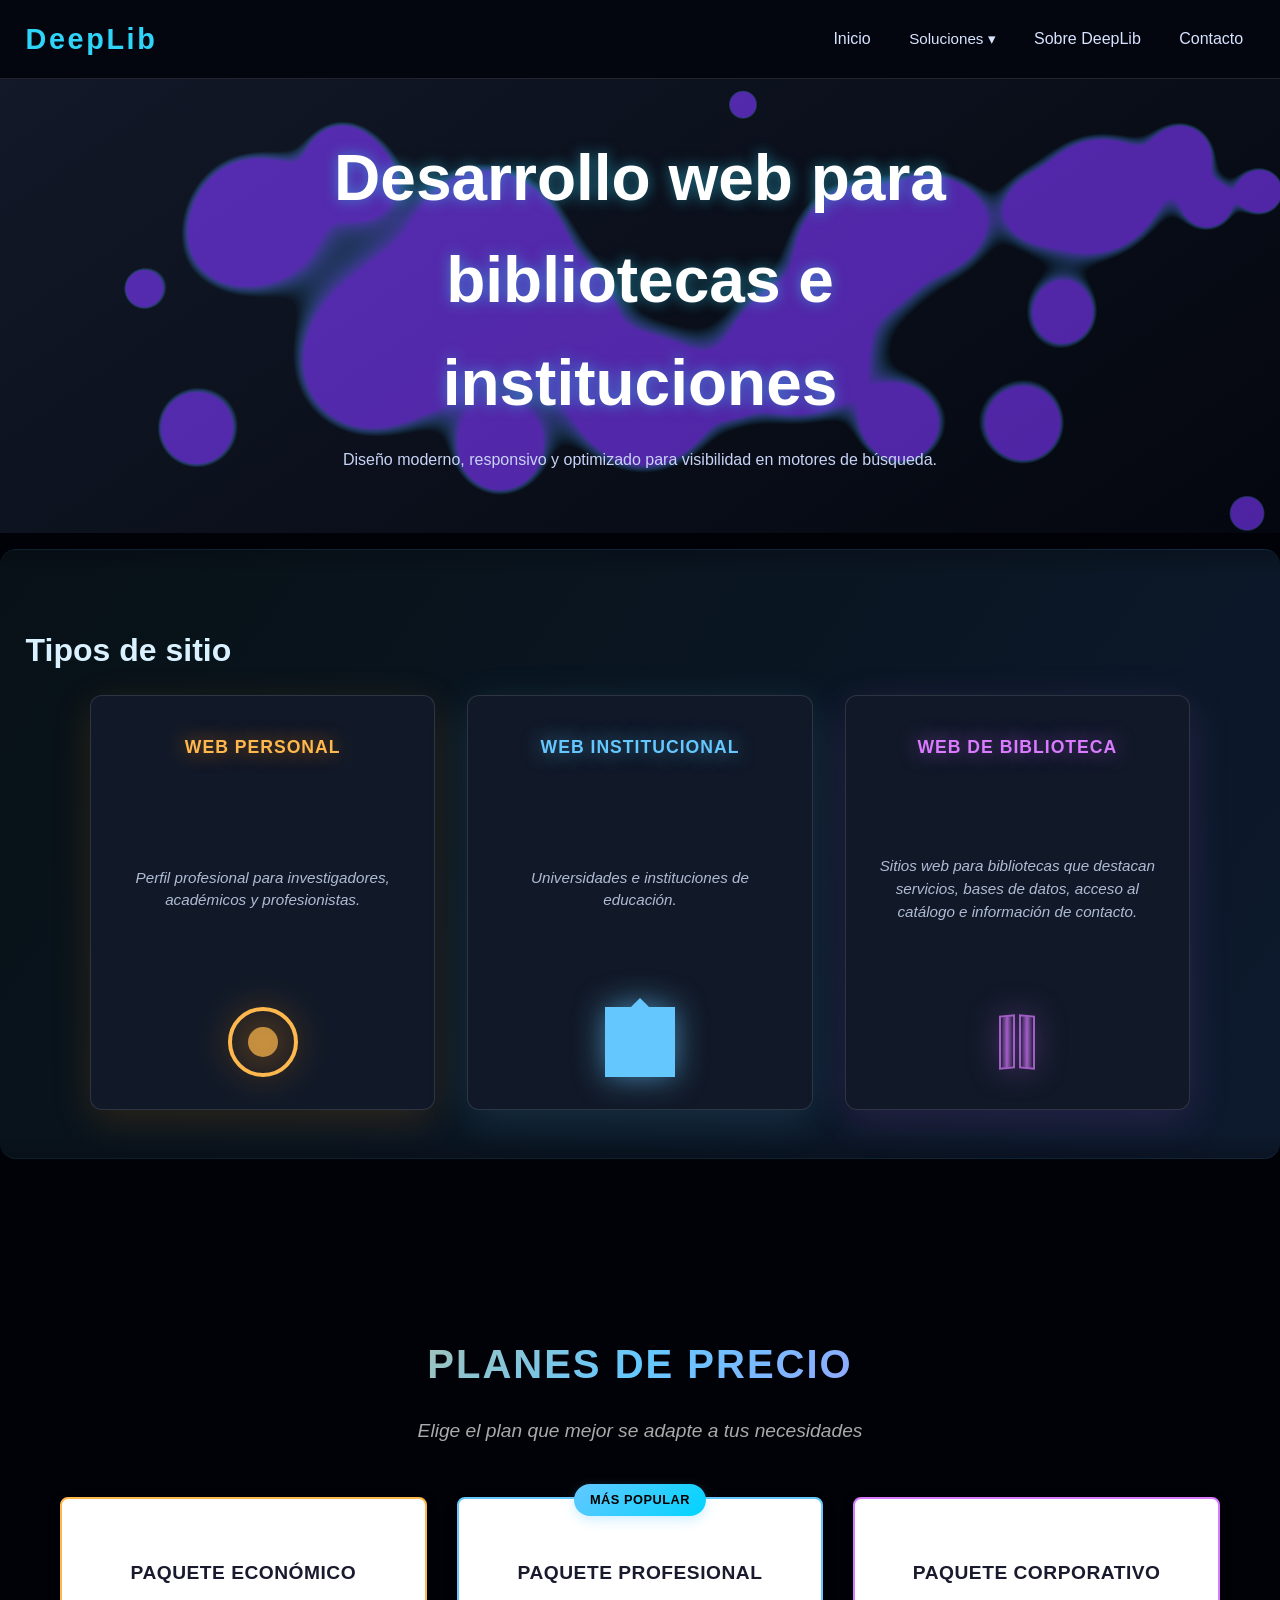
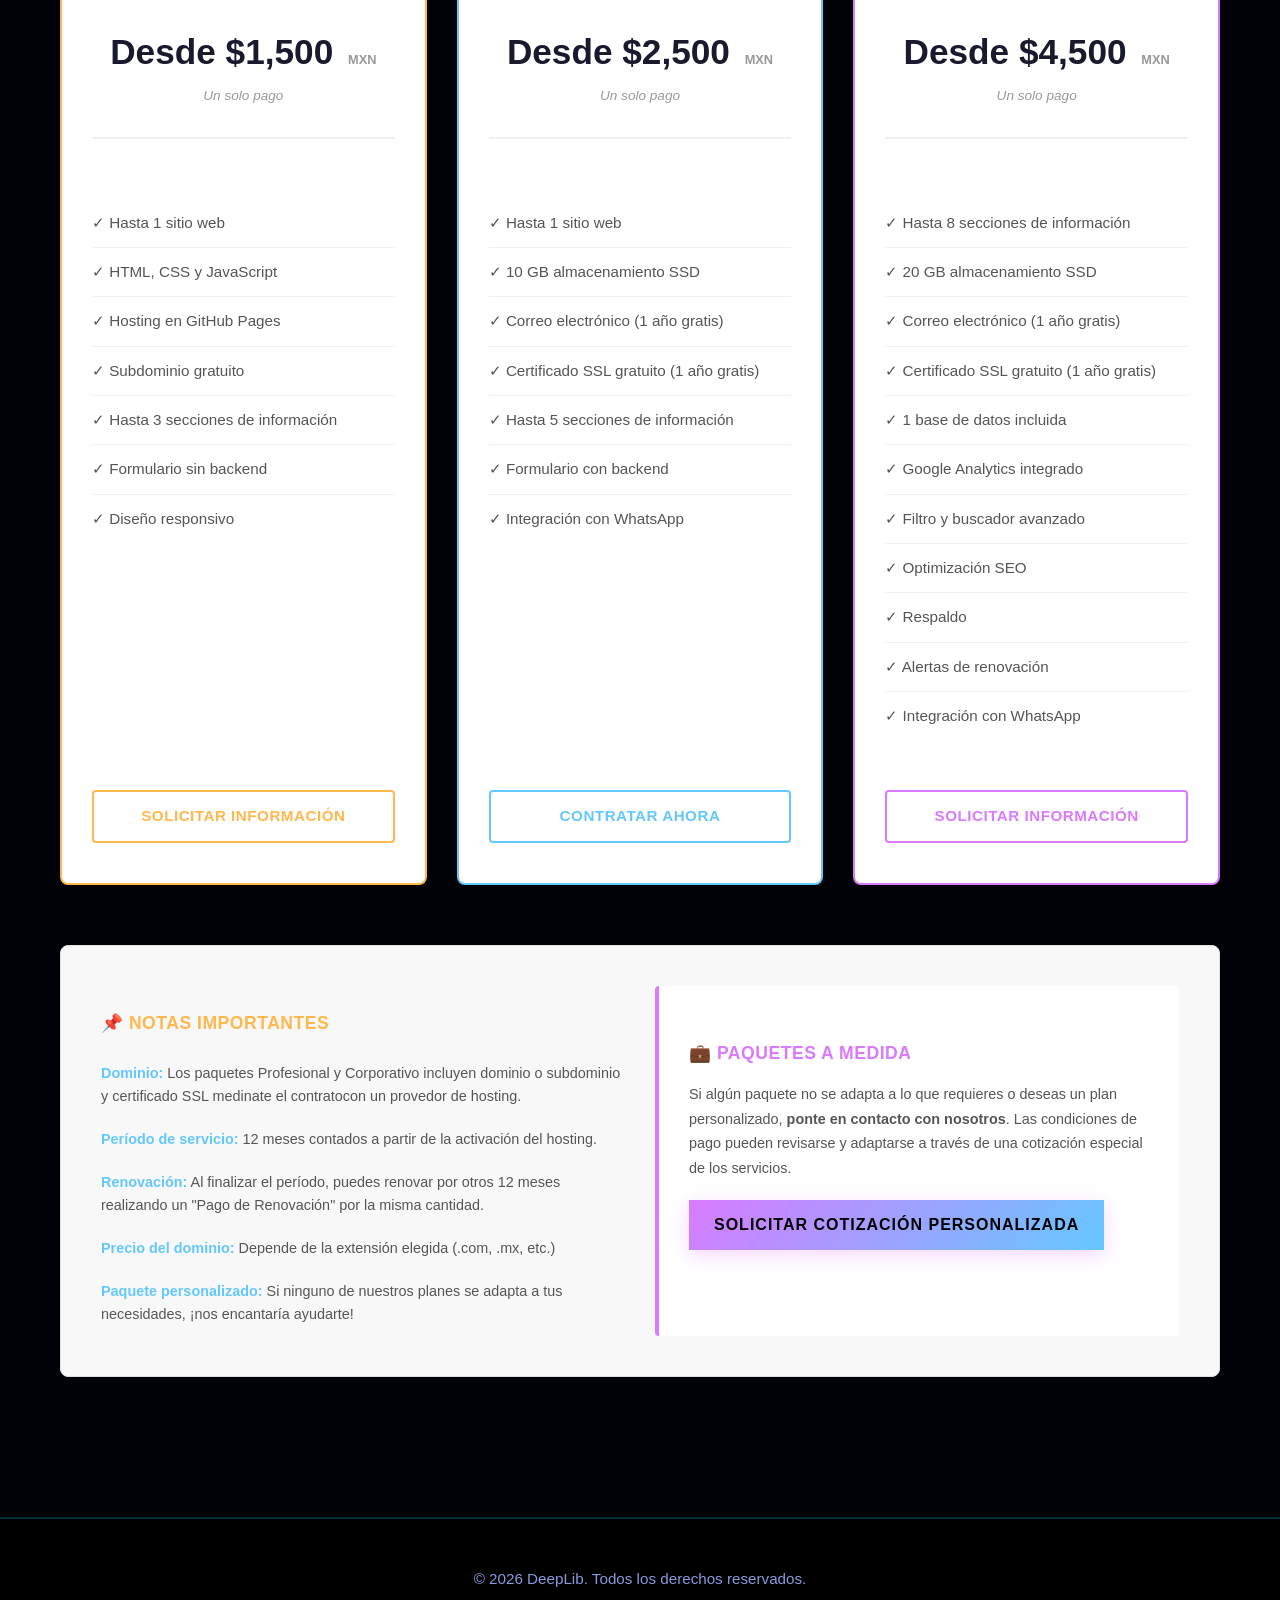
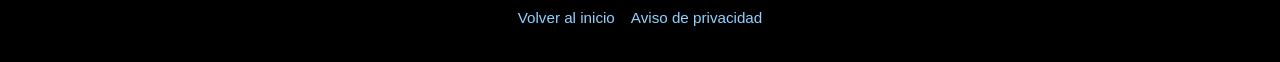
<file: web.html>
<!DOCTYPE html>
<html lang="es">
<head>
  <meta charset="UTF-8" />
  <meta name="viewport" content="width=device-width, initial-scale=1.0" />
  <title>Páginas Web para bibliotecas | DeepLib</title>
  <link rel="stylesheet" href="styles.css" />
  <link rel="apple-touch-icon" sizes="180x180" href="assets/img/favicon_io/apple-touch-icon.png" />
  <link rel="icon" type="image/png" sizes="32x32" href="assets/img/favicon_io/favicon-32x32.png" />
  <link rel="icon" type="image/png" sizes="16x16" href="assets/img/favicon_io/favicon-16x16.png" />
  <link rel="icon" type="image/x-icon" href="assets/img/favicon_io/favicon.ico" />
  <link rel="manifest" href="assets/img/favicon_io/site.webmanifest" />
</head>
<body>
  <header class="site-header">
    <a href="index.html" class="brand">DeepLib</a>
    <button id="menuToggle" aria-label="Abrir menú de navegación" aria-expanded="false" aria-controls="mainNav">☰</button>
    <nav id="mainNav" class="nav-links">
      <a href="index.html">Inicio</a>
      <div class="dropdown">
        <button class="dropbtn" type="button">Soluciones ▾</button>
        <div class="dropdown-content">
          <a href="cursos.html">Cursos de capacitación</a>
          <a href="microservicios.html">Microservicios de Koha</a>
          <a href="web.html">Desarrollo de páginas web</a>
          <a href="soporte.html">Soporte de TI para Koha</a>
          <a href="personal.html">Bibliotecas personales</a>
        </div>
      </div>
      <a href="about.html">Sobre DeepLib</a>
      <a href="index.html#contacto">Contacto</a>
    </nav>
  </header>

  <main>
    <section class="hero" style="min-height: 50vh; position: relative; overflow: hidden;">
      <canvas id="metaballsCanvas" class="metaballs-canvas"></canvas>
      <div class="hero-content" style="position: relative; z-index: 2;">
        <h1>Desarrollo web para bibliotecas e instituciones</h1>
        <p>Diseño moderno, responsivo y optimizado para visibilidad en motores de búsqueda.</p>
      </div>
    </section>

    <section class="services">
      <h2>Tipos de sitio</h2>
      <div class="cards-grid web-types">
        <article class="card web-type web-type-personal">
          <h3>Web personal</h3>
          <p>Perfil profesional para investigadores, académicos y profesionistas.</p>
          <div class="icon-shape icon-shape-personal">
            <div class="shape-circle"></div>
          </div>
        </article>

        <article class="card web-type web-type-institucional">
          <h3>Web institucional</h3>
          <p>Universidades e instituciones de educación.</p>
          <div class="icon-shape icon-shape-institucional">
            <div class="shape-building"></div>
          </div>
        </article>

        <article class="card web-type web-type-biblioteca">
          <h3>Web de biblioteca</h3>
          <p>Sitios web para bibliotecas que destacan servicios, bases de datos, acceso al catálogo e información de contacto.</p>
          <div class="icon-shape icon-shape-biblioteca">
            <div class="shape-books"></div>
          </div>
        </article>
      </div>
    </section>

    <section class="pricing-section">
      <h2>Planes de Precio</h2>
      <p class="pricing-subtitle">Elige el plan que mejor se adapte a tus necesidades</p>
      
      <div class="pricing-grid">
        <!-- Paquete Económico -->
        <article class="pricing-card pricing-economico">
          <div class="pricing-header">
            <h3>Paquete Económico</h3>
            <p class="price">Desde $1,500 <span>MXN</span></p>
            <p class="price-note">Un solo pago</p>
          </div>
          
          <ul class="features-list">
            <li>✓ Hasta 1 sitio web</li>
            <li>✓ HTML, CSS y JavaScript</li>
            <li>✓ Hosting en GitHub Pages</li>
            <li>✓ Subdominio gratuito</li>
            <li>✓ Hasta 3 secciones de información</li>
            <li>✓ Formulario sin backend</li>
            <li>✓ Diseño responsivo</li>
          </ul>
          
          <a href="index.html#contacto" class="pricing-btn">Solicitar información</a>
        </article>

        <!-- Paquete Profesional -->
        <article class="pricing-card pricing-profesional featured">
          <div class="featured-badge">Más Popular</div>
          <div class="pricing-header">
            <h3>Paquete Profesional</h3>
            <p class="price">Desde $2,500 <span>MXN</span></p>
            <p class="price-note">Un solo pago</p>
          </div>
          
          <ul class="features-list">
            <li>✓ Hasta 1 sitio web</li>
            <li>✓ 10 GB almacenamiento SSD</li>
            <li>✓ Correo electrónico (1 año gratis)</li>
            <li>✓ Certificado SSL gratuito (1 año gratis)</li>
            <li>✓ Hasta 5 secciones de información</li>
            <li>✓ Formulario con backend</li>
            <li>✓ Integración con WhatsApp</li>
          </ul>
          
          <a href="index.html#contacto" class="pricing-btn btn-featured">Contratar ahora</a>
        </article>

        <!-- Paquete Corporativo -->
        <article class="pricing-card pricing-corporativo">
          <div class="pricing-header">
            <h3>Paquete Corporativo</h3>
            <p class="price">Desde $4,500 <span>MXN</span></p>
            <p class="price-note">Un solo pago</p>
          </div>
          
          <ul class="features-list">
            <li>✓ Hasta 8 secciones de información</li>
            <li>✓ 20 GB almacenamiento SSD</li>
            <li>✓ Correo electrónico (1 año gratis)</li>
            <li>✓ Certificado SSL gratuito (1 año gratis)</li>
            <li>✓ 1 base de datos incluida</li>
            <li>✓ Google Analytics integrado</li>
            <li>✓ Filtro y buscador avanzado</li>
            <li>✓ Optimización SEO</li>
            <li>✓ Respaldo</li>
            <li>✓ Alertas de renovación</li>
            <li>✓ Integración con WhatsApp</li>
          </ul>
          
          <a href="index.html#contacto" class="pricing-btn">Solicitar información</a>
        </article>
      </div>

      <!-- Notas importantes -->
      <div class="pricing-notes">
        <div class="note">
          <h4>📌 Notas Importantes</h4>
          <ul>
            <li><strong>Dominio:</strong> Los paquetes Profesional y Corporativo incluyen dominio o subdominio y certificado SSL medinate el contratocon un provedor de hosting.</li>
            <li><strong>Período de servicio:</strong> 12 meses contados a partir de la activación del hosting.</li>
            <li><strong>Renovación:</strong> Al finalizar el período, puedes renovar por otros 12 meses realizando un "Pago de Renovación" por la misma cantidad.</li>
            <li><strong>Precio del dominio:</strong> Depende de la extensión elegida (.com, .mx, etc.)</li>
            <li><strong>Paquete personalizado:</strong> Si ninguno de nuestros planes se adapta a tus necesidades, ¡nos encantaría ayudarte!</li>
          </ul>
        </div>

        <div class="note contact-note">
          <h4>💼 Paquetes a Medida</h4>
          <p>Si algún paquete no se adapta a lo que requieres o deseas un plan personalizado, <strong>ponte en contacto con nosotros</strong>. Las condiciones de pago pueden revisarse y adaptarse a través de una cotización especial de los servicios.</p>
          <a href="index.html#contacto" class="contact-btn">Solicitar cotización personalizada</a>
        </div>
      </div>
    </section>
  </main>

  <footer class="site-footer">
    <p>© 2026 DeepLib. Todos los derechos reservados.</p>
    <div class="footer-links">
      <a href="index.html">Volver al inicio</a>
      <a href="privacidad.html">Aviso de privacidad</a>
    </div>
  </footer>
  <script src="script.js"></script>
</body>
</html>
</file>
<file: styles.css>
:root {
  --bg: #070a12;
  --card: #111928;
  --text: #d7e3ff;
  --accent: #2fd5f8;
  --accent2: #8d2bff;
  --border: rgba(255, 255, 255, 0.12);
  --shadow: 0 0 20px rgba(46, 176, 255, 0.14);
}

/* Material Symbols Icon Styling */
.material-symbols-outlined {
  font-family: 'Material Symbols Outlined';
  font-weight: 400;
  font-style: normal;
  font-size: 3.2rem;
  line-height: 1;
  letter-spacing: normal;
  text-transform: none;
  display: inline-block;
  white-space: nowrap;
  word-wrap: normal;
  direction: ltr;
  color: #2fd5f8;
  text-shadow: 0 0 16px rgba(45, 213, 248, 0.32);
  transition: all 0.3s ease;
}

.service-image:hover .material-symbols-outlined {
  color: #8d2bff;
  text-shadow: 0 0 24px rgba(141, 43, 255, 0.5);
  transform: scale(1.1);
}

html { scroll-behavior: smooth; }

* { box-sizing: border-box; }
body {
  margin: 0;
  font-family: 'Inter', sans-serif;
  background: #010207;
  color: var(--text);
  line-height: 1.6;
  min-height: 100vh;
}

.hero { background: #000; }

.particle-canvas {
  position: absolute;
  inset: 0;
  width: 100%;
  height: 100%;
  z-index: 0;
}

.hero-content {
  position: relative;
  z-index: 1;
}

.hero-console {
  display: inline-flex;
  align-items: center;
  gap: 0.45rem;
  margin: 1rem auto 1.4rem;
  padding: 0.85rem 1rem;
  max-width: min(92vw, 760px);
  min-height: 3.2rem;
  border: 1px solid rgba(47, 213, 248, 0.22);
  border-radius: 12px;
  background: rgba(3, 8, 18, 0.88);
  box-shadow: 0 0 24px rgba(47, 213, 248, 0.12);
  font-family: 'Courier New', Courier, monospace;
  text-align: left;
}

.console-prompt {
  color: var(--accent);
  font-weight: 700;
  font-size: 1.05rem;
}

.typed-text {
  color: #e7f7ff;
  font-size: 1rem;
  white-space: normal;
  word-break: break-word;
}

.typing-cursor {
  display: inline-block;
  width: 0.65rem;
  height: 1.1rem;
  border-radius: 2px;
  background: var(--accent);
  box-shadow: 0 0 12px rgba(47, 213, 248, 0.8);
  animation: blinkCursor 0.9s steps(1, end) infinite;
}

@keyframes blinkCursor {
  0%, 49% { opacity: 1; }
  50%, 100% { opacity: 0; }
}

.back-to-top {
  position: fixed;
  right: 1.25rem;
  bottom: 1.25rem;
  z-index: 220;
  display: inline-flex;
  align-items: center;
  justify-content: center;
  width: 48px;
  height: 48px;
  border: 1px solid rgba(47, 213, 248, 0.32);
  border-radius: 999px;
  background: linear-gradient(135deg, rgba(7, 16, 30, 0.95), rgba(17, 31, 58, 0.95));
  color: #f8fbff;
  box-shadow: 0 10px 24px rgba(3, 10, 24, 0.3);
  cursor: pointer;
  opacity: 0;
  visibility: hidden;
  transform: translateY(12px);
  transition: opacity 0.25s ease, transform 0.25s ease, visibility 0.25s ease, box-shadow 0.25s ease;
}

.back-to-top:hover {
  transform: translateY(-3px);
  box-shadow: 0 0 22px rgba(47, 213, 248, 0.34);
}

.back-to-top.visible {
  opacity: 1;
  visibility: visible;
  transform: translateY(0);
}

.back-to-top svg {
  width: 20px;
  height: 20px;
}









.site-header {
  position: sticky;
  top: 0;
  z-index: 100;
  display: flex;
  justify-content: space-between;
  align-items: center;
  gap: 1rem;
  flex-wrap: wrap;
  padding: 1rem 1.6rem;
  background: rgba(5, 8, 18, 0.82);
  backdrop-filter: blur(14px);
  border-bottom: 1px solid var(--border);
}

.brand {
  display: inline-flex;
  align-items: center;
  flex-shrink: 0;
  font-size: 1.8rem;
  font-weight: 900;
  letter-spacing: 0.09em;
  color: var(--accent);
  text-decoration: none;
}

#menuToggle {
  display: none;
  background: transparent;
  border: 1px solid var(--accent);
  color: var(--text);
  padding: 0.4rem 0.8rem;
  border-radius: 8px;
  cursor: pointer;
}

.dropdown {
  position: relative;
  display: flex;
  align-items: center;
}

.dropbtn {
  display: inline-flex;
  align-items: center;
  justify-content: center;
  gap: 0.25rem;
  background: transparent;
  border: none;
  color: var(--text);
  font-family: inherit;
  font-size: 0.95rem;
  font-weight: 500;
  cursor: pointer;
  padding: 0.5rem 0.7rem;
  border-radius: 7px;
  transition: all 0.2s ease;
  margin: 0;
  line-height: 1.2;
  appearance: none;
  -webkit-appearance: none;
}

.dropbtn:hover {
  background: rgba(47, 213, 248, 0.14);
  color: #fff;
}

.dropdown-content {
  display: none;
  position: absolute;
  background: rgba(8, 12, 20, 0.96);
  min-width: 210px;
  border: 1px solid var(--border);
  box-shadow: 0 4px 16px rgba(0,0,0,0.35);
  border-radius: 10px;
  top: 38px;
  left: 0;
  z-index: 200;
}

.dropdown-content a {
  color: var(--text);
  text-decoration: none;
  display: block;
  padding: 0.7rem 1rem;
  font-size: 0.9rem;
}

.dropdown-content a:hover { background: rgba(47, 213, 248, 0.12); }

.dropdown:hover .dropdown-content,
.dropdown:focus-within .dropdown-content { display: block; }

.nav-links {
  display: flex;
  gap: 1rem;
  align-items: center;
  margin-left: auto;
}

.nav-links a {
  display: inline-flex;
  align-items: center;
  color: var(--text);
  text-decoration: none;
  font-weight: 500;
  padding: 0.5rem 0.7rem;
  border-radius: 7px;
  transition: all 0.2s ease;
  line-height: 1.2;
}

.nav-links a:hover {
  background: rgba(47, 213, 248, 0.14);
  color: #fff;
}

.hero {
  position: relative;
  min-height: 40vh;
  display: flex;
  align-items: center;
  justify-content: center;
  overflow: visible;
  background: linear-gradient(145deg, rgba(22, 30, 48, 0.8), rgba(4, 7, 15, 0.98));
}

#hero {
  min-height: 68vh;
}

#hero .hero-content {
  padding: 2rem 0 2.6rem;
}

.courses-hero {
  min-height: 54vh;
  overflow: hidden;
  background-color: #02060f;
  background-image:
    radial-gradient(circle at top right, rgba(121, 68, 154, 0.16), transparent 28%),
    radial-gradient(circle at 20% 80%, rgba(41, 196, 255, 0.16), transparent 28%);
}

.courses-stars-canvas {
  position: absolute;
  inset: 0;
  width: 100%;
  height: 100%;
  z-index: 0;
}

.courses-hero-overlay {
  position: absolute;
  inset: 0;
  z-index: 0;
  background: linear-gradient(180deg, rgba(2, 6, 15, 0.28), rgba(2, 6, 15, 0.55));
  pointer-events: none;
}

.courses-hero-content {
  width: min(100%, 860px);
  padding: 2rem 1rem;
  text-align: center;
}

.courses-hero-content h1,
.courses-hero-content p {
  text-shadow: 0 0 20px rgba(0, 0, 0, 0.65);
}

.courses-hero-content p {
  max-width: 760px;
  margin: 0 auto;
}

.courses-catalog h2 {
  text-align: center;
  margin-bottom: 1.5rem;
}

.course-carousel {
  position: relative;
  max-width: 1120px;
  margin: 0 auto;
  padding: 0.5rem 2.8rem 0;
}

.course-carousel-track {
  position: relative;
  height: 430px;
  perspective: 1600px;
  transform-style: preserve-3d;
}

.course-poster {
  --poster-bg: linear-gradient(145deg, #14213d, #0b1220);
  position: absolute;
  left: 50%;
  top: 0;
  width: min(82vw, 360px);
  height: 100%;
  padding: 1rem;
  border-radius: 24px;
  background: var(--poster-bg);
  border: 1px solid rgba(255, 255, 255, 0.12);
  box-shadow: 0 18px 36px rgba(2, 8, 20, 0.28);
  color: #fff;
  overflow: hidden;
  cursor: pointer;
  transform-style: preserve-3d;
  transition: transform 0.65s cubic-bezier(0.22, 1, 0.36, 1), opacity 0.45s ease, filter 0.45s ease;
}

.course-poster::before {
  content: '';
  position: absolute;
  inset: auto -10% -20% 35%;
  height: 180px;
  background: radial-gradient(circle, rgba(255, 255, 255, 0.22), transparent 65%);
  opacity: 0.9;
}

.course-poster::after {
  content: '';
  position: absolute;
  inset: 10px;
  border-radius: 18px;
  border: 1px solid rgba(255, 255, 255, 0.12);
  pointer-events: none;
}

.course-theme-1 { --poster-bg: linear-gradient(145deg, #0b1837, #3f2a7f); }
.course-theme-2 { --poster-bg: linear-gradient(145deg, #0c3b44, #106f74); }
.course-theme-3 { --poster-bg: linear-gradient(145deg, #2b123c, #7b2cbf); }
.course-theme-4 { --poster-bg: linear-gradient(145deg, #3d1c12, #c05621); }
.course-theme-5 { --poster-bg: linear-gradient(145deg, #0f243c, #265d8a); }

.course-brand-mark,
.course-label {
  position: absolute;
  z-index: 2;
  padding: 0.3rem 0.65rem;
  border-radius: 999px;
  font-size: 0.78rem;
  letter-spacing: 0.05em;
}

.course-brand-mark {
  top: 14px;
  right: 14px;
  background: rgba(4, 8, 20, 0.3);
  font-weight: 800;
}

.course-label {
  top: 14px;
  left: 14px;
  background: rgba(255, 255, 255, 0.12);
}

.course-poster-body {
  position: relative;
  z-index: 2;
  min-height: 250px;
  display: flex;
  flex-direction: column;
  justify-content: center;
  text-align: center;
  padding: 1rem 0.5rem 0;
}

.course-poster-body h3 {
  margin: 0 0 0.75rem;
  font-size: 1.45rem;
  line-height: 1.2;
  color: #ffffff;
}

.course-teaser {
  margin: 0 auto;
  max-width: 260px;
  color: rgba(255, 255, 255, 0.88);
}

.course-toggle {
  position: absolute;
  right: 16px;
  bottom: 16px;
  z-index: 3;
  width: 42px;
  height: 42px;
  border: 0;
  border-radius: 50%;
  background: rgba(255, 255, 255, 0.14);
  color: #fff;
  font-size: 1.5rem;
  font-weight: 700;
  cursor: pointer;
  transition: transform 0.2s ease, background 0.2s ease;
}

.course-toggle:hover {
  transform: scale(1.08);
  background: rgba(255, 255, 255, 0.22);
}

.course-details {
  position: absolute;
  left: 14px;
  right: 14px;
  bottom: 68px;
  z-index: 2;
  padding: 0.85rem 0.95rem;
  border-radius: 16px;
  background: rgba(5, 11, 22, 0.74);
  backdrop-filter: blur(10px);
  color: #eef8ff;
  max-height: 0;
  opacity: 0;
  overflow: hidden;
  transform: translateY(10px);
  transition: max-height 0.35s ease, opacity 0.35s ease, transform 0.35s ease;
}

.course-details p,
.course-details ul {
  margin: 0;
}

.course-details ul {
  padding-left: 1rem;
}

.course-poster.is-open .course-details {
  max-height: 170px;
  opacity: 1;
  transform: translateY(0);
}

.course-poster.is-open .course-toggle {
  background: linear-gradient(135deg, #2fd5f8, #8d2bff);
}

.course-poster[data-position="active"] {
  transform: translateX(-50%) scale(1);
  opacity: 1;
  z-index: 5;
  filter: saturate(1);
}

.course-poster[data-position="left"] {
  transform: translateX(calc(-50% - 240px)) rotateY(28deg) scale(0.92);
  opacity: 0.82;
  z-index: 4;
}

.course-poster[data-position="right"] {
  transform: translateX(calc(-50% + 240px)) rotateY(-28deg) scale(0.92);
  opacity: 0.82;
  z-index: 4;
}

.course-poster[data-position="back-left"] {
  transform: translateX(calc(-50% - 390px)) rotateY(36deg) scale(0.8);
  opacity: 0.3;
  z-index: 3;
  filter: blur(0.2px);
}

.course-poster[data-position="back-right"] {
  transform: translateX(calc(-50% + 390px)) rotateY(-36deg) scale(0.8);
  opacity: 0.3;
  z-index: 3;
  filter: blur(0.2px);
}

.carousel-control {
  position: absolute;
  top: 50%;
  z-index: 6;
  width: 44px;
  height: 44px;
  border: 0;
  border-radius: 50%;
  background: rgba(8, 14, 24, 0.82);
  color: #fff;
  font-size: 1.6rem;
  line-height: 1;
  cursor: pointer;
  transform: translateY(-50%);
  box-shadow: 0 10px 20px rgba(2, 8, 20, 0.22);
}

.carousel-control.prev { left: 0; }
.carousel-control.next { right: 0; }

.carousel-control:hover {
  background: linear-gradient(135deg, #2fd5f8, #8d2bff);
  color: #031019;
}

#banner {
  position: relative;
  min-height: 44vh;
  background: #070a12;
  color: #fff;
}

#banner .hero {
  background: transparent;
  padding: 1.2rem;
  text-align: center;
}

#banner h1, #banner h2, #banner p, #banner ul {
  color: #fff;
}

.services,
#banner {
  position: relative;
  background: linear-gradient(130deg, #071116 0%, #0d1a2e 45%, #070a12 100%);
  z-index: 1;
  overflow: hidden;
}

.services::before,
#banner::before,
.services::after,
#banner::after {
  content: '';
  position: absolute;
  left: 0;
  right: 0;
  height: 64px;
  pointer-events: none;
  z-index: 2;
}

.services::before,
#banner::before {
  top: -40px;
  background: linear-gradient(180deg, rgba(7, 10, 18, 1), rgba(7, 10, 18, 0));
}

.services::after,
#banner::after {
  bottom: -40px;
  background: linear-gradient(0deg, rgba(7, 10, 18, 1), rgba(7, 10, 18, 0));
}

.services {
  border-top: 1px solid rgba(47, 213, 248, 0.08);
  border-bottom: 1px solid rgba(47, 213, 248, 0.08);
}

#banner {
  border-bottom: 1px solid rgba(47, 213, 248, 0.08);
}

section {
  padding: 2.5rem 1.6rem;
}

@media (max-width: 920px) {
  .hero { min-height: 58vh; }
  .hero-content h1 { font-size: 2rem; }
  .three-grid,
  .cards-grid { grid-template-columns: 1fr; }

  .course-carousel {
    padding: 0.5rem 2.2rem 0;
  }

  .course-carousel-track {
    height: 400px;
  }

  .course-poster {
    width: min(84vw, 320px);
  }

  .course-poster[data-position="left"] {
    transform: translateX(calc(-50% - 160px)) rotateY(20deg) scale(0.88);
  }

  .course-poster[data-position="right"] {
    transform: translateX(calc(-50% + 160px)) rotateY(-20deg) scale(0.88);
  }

  .course-poster[data-position="back-left"],
  .course-poster[data-position="back-right"] {
    opacity: 0;
    pointer-events: none;
  }

  /* Servicios destacados responsive */
  .services .cards-grid {
    grid-template-columns: 1fr;
    gap: 0.9rem;
  }

  .service-card {
    grid-template-columns: 1fr;
    grid-gap: 0.8rem;
    padding: 1rem;
  }

  .service-image {
    min-height: 120px;
    border-radius: 12px;
  }

  .service-text h3 { font-size: 1.1rem; }
  .service-text p { font-size: 0.9rem; }

  /* Iniciativas de vanguardia responsive */
  #banner {
    min-height: auto;
    padding: 1.8rem 1rem;
  }

  #banner h1 { font-size: clamp(1.8rem, 7vw, 3.2rem); }
  #banner h2 { font-size: clamp(1.4rem, 5.5vw, 2.4rem); }
  #banner p,
  #banner ul li { font-size: clamp(0.88rem, 3vw, 1rem); }
  #banner ul { padding: 0 1rem; }
}




.wave-wave-2 { animation-duration: 30s; }



.section-divider { display: none; }

@keyframes slideDown {
  from { bottom: -30px; opacity: 0; } to { bottom: -18px; opacity: 1; }
}

.hero-overlay {
  position: absolute;
  inset: 0;
  background: radial-gradient(circle at 20% 30%, rgba(47, 213, 248, 0.22), #070a12 60%);
  mix-blend-mode: screen;
}

.hero-content {
  position: relative;
  text-align: center;
  z-index: 1;
  max-width: 720px;
}

.hero-content h1 {
  font-size: clamp(2rem, 6vw, 4rem);
  margin: 0;
  color: #ffffff;
  text-shadow: 0 0 14px rgba(47, 213, 248, 0.5);
}

.hero-content p {
  margin: 0.8rem 0;
  color: #c8d4f7;
}

.highlight {
  color: var(--accent);
  font-weight: 700;
  letter-spacing: 0.04em;
}

.btn {
  display: inline-block;
  margin-top: 1rem;
  text-decoration: none;
  background: linear-gradient(135deg, #2fd5f8, #8d2bff);
  color: #071f2a;
  font-weight: 700;
  padding: 0.9rem 1.8rem;
  border-radius: 10px;
  box-shadow: var(--shadow);
  transition: transform 0.25s ease;
}

.btn:hover {
  transform: translateY(-2px) scale(1.01);
}

.hero-animation {
  position: absolute;
  inset: 0;
  display: grid;
  place-items: center;
  opacity: 0.35;
}

.node,
.line {
  position: absolute;
  border-radius: 50%;
  background: linear-gradient(120deg, rgba(47, 213, 248, 1), rgba(141, 43, 255, 1));
}

.node { width: 14px; height: 14px; filter: drop-shadow(0 0 12px rgba(47, 213, 248, 0.8)); }

.node.a { top: 22%; left: 38%; animation: float 8s ease-in-out infinite alternate; }
.node.b { top: 48%; right: 25%; animation: float 6s ease-in-out infinite alternate; }
.node.c { bottom: 30%; left: 50%; animation: float 7s ease-in-out infinite alternate; }

.line {
  width: 160px; height: 3px;
  background: linear-gradient(90deg, rgba(47, 213, 248, 1), rgba(141, 43, 255, 1));
}

.line.ab { top: 24%; left: 40%; transform: rotate(29deg); opacity: 0.7; }
.line.bc { top: 52%; right: 24%; transform: rotate(-55deg); opacity: 0.7; }
.line.ac { bottom: 32%; left: 51%; transform: rotate(20deg); opacity: 0.7; }

@keyframes float {
  from { transform: translateY(-9px) translateX(0px); }
  to { transform: translateY(9px) translateX(6px); }
}

.graph-area {
  width: 100%;
  max-width: 900px;
  height: 340px;
  margin: 1.5rem auto;
  background: radial-gradient(circle at 10% 20%, rgba(47, 213, 248, 0.2), rgba(8, 10, 18, 0.85));
  border: 1px solid rgba(94, 147, 231, 0.3);
  border-radius: 16px;
  position: relative;
  overflow: hidden;
  box-shadow: 0 0 20px rgba(47, 213, 248, 0.25);
}

.graph-node {
  position: absolute;
  width: 12px;
  height: 12px;
  border-radius: 50%;
  background: linear-gradient(120deg, var(--accent), var(--accent2));
  box-shadow: 0 0 10px rgba(47, 213, 248, 0.8);
  cursor: pointer;
  transition: transform 0.3s ease, box-shadow 0.2s ease;
}

.graph-node:hover { transform: scale(1.45); box-shadow: 0 0 16px rgba(47, 213, 248, 1); }

.graph-edge {
  position: absolute;
  width: 2px;
  background: linear-gradient(120deg, rgba(47, 213, 248, 0.8), rgba(141, 43, 255, 0.9));
  transform-origin: top left;
}

.graph-tooltip {
  position: absolute;
  padding: 8px 10px;
  background: rgba(4, 9, 18, 0.95);
  border: 1px solid rgba(47, 213, 248, 0.5);
  border-radius: 8px;
  color: #d7e3ff;
  font-size: 0.84rem;
  pointer-events: none;
  opacity: 0;
  transform: translate(-50%, -150%);
  transition: opacity 0.2s ease;
}

section { padding: 3rem 1.6rem; }
.services { background: linear-gradient(125deg, #071116, #0d1a2e); border-radius: 16px; margin: 1rem 0; }
.contact { background: linear-gradient(140deg, #0a111f, #081023); border-radius: 16px; margin: 1rem 0; }
section h2 { font-size: 2rem; margin-bottom: 1.2rem; color: #daf1ff; }

.services-grid {
  display: grid;
  grid-template-columns: repeat(2, minmax(320px, 1fr));
  justify-content: center;
  gap: 1.2rem;
  max-width: 1240px;
  margin: 0 auto;
}

.services-grid .service-card:last-child:nth-child(odd) {
  grid-column: 1;
}

.three-grid,
.cards-grid {
  display: grid;
  grid-template-columns: repeat(auto-fit, minmax(220px, 1fr));
  gap: 1rem;
}

.cards-grid.vertical {
  grid-template-columns: 1fr;
  gap: 0.85rem;
}

.service-card {
  position: relative;
  display: grid;
  grid-template-columns: 116px 1fr;
  gap: 0.95rem;
  padding: 1.1rem;
  align-items: center;
  background: linear-gradient(145deg, #060a12, #0b1220) !important;
  border: 1px solid rgba(82, 101, 129, 0.28);
  overflow: hidden;
}

.service-card::before {
  content: '';
  position: absolute;
  inset: 0;
  padding: 1px;
  border-radius: 16px;
  background: linear-gradient(135deg, rgba(47, 213, 248, 0), rgba(141, 43, 255, 0), rgba(47, 213, 248, 0));
  -webkit-mask: linear-gradient(#fff 0 0) content-box, linear-gradient(#fff 0 0);
  mask: linear-gradient(#fff 0 0) content-box, linear-gradient(#fff 0 0);
  -webkit-mask-composite: xor;
  mask-composite: exclude;
  opacity: 0;
  transition: opacity 0.3s ease;
  pointer-events: none;
}

.service-image {
  min-height: 96px;
  border-radius: 14px;
  background: linear-gradient(135deg, rgba(20, 31, 52, 0.92), rgba(10, 17, 31, 0.98));
  border: 1px solid rgba(77, 110, 164, 0.3);
  display: flex;
  align-items: center;
  justify-content: center;
  color: #dbeafe;
  text-align: center;
  font-size: 0.8rem;
  padding: 0.65rem;
}

.service-card .service-text h3,
.service-card .service-text p {
  color: #f8fbff;
}

.service-card.reveal {
  opacity: 0;
  transform: translateY(28px) scale(0.98);
  transition: opacity 0.65s ease, transform 0.65s ease, box-shadow 0.35s ease, border-color 0.25s ease;
}

.service-card.reveal.active {
  opacity: 1;
  transform: translateY(0) scale(1);
}

.service-card:nth-child(1).reveal { transition-delay: 0.05s; }
.service-card:nth-child(1):hover { transform: translateY(-8px) scale(1.015); border-color: rgba(47, 213, 248, 0.38); }

.service-card:nth-child(2).reveal { transition-delay: 0.1s; }
.service-card:nth-child(2):hover { transform: translateY(-8px) scale(1.015); border-color: rgba(141, 43, 255, 0.32); }

.service-card:nth-child(3).reveal { transition-delay: 0.15s; }
.service-card:nth-child(3):hover { transform: translateY(-8px) scale(1.015); border-color: rgba(79, 181, 250, 0.32); }

.service-card:nth-child(4).reveal { transition-delay: 0.2s; }
.service-card:nth-child(4):hover { transform: translateY(-8px) scale(1.015); border-color: rgba(159, 255, 255, 0.32); }

.service-card:nth-child(5).reveal { transition-delay: 0.25s; }
.service-card:nth-child(5):hover { transform: translateY(-8px) scale(1.015); border-color: rgba(186, 179, 255, 0.36); box-shadow: 0 14px 30px rgba(17, 24, 39, 0.34); }

.service-card:hover::before {
  opacity: 1;
  background: linear-gradient(135deg, rgba(47, 213, 248, 0.95), rgba(141, 43, 255, 0.92), rgba(47, 213, 248, 0.95));
}

@keyframes slideInLeft { from { opacity: 0; transform: translateX(-15px); } to { opacity: 1; transform: translateX(0); } }
@keyframes pop { from { opacity: 0; transform: scale(0.9); } to { opacity: 1; transform: scale(1); } }
@keyframes wave { 0%, 100% { transform: translateY(0); } 50% { transform: translateY(-4px); } }
@keyframes glow { 0%, 100% { box-shadow: 0 0 8px rgba(47, 213, 248, 0.3); } 50% { box-shadow: 0 0 20px rgba(47, 213, 248, 0.67); } }
@keyframes pulse { 0%, 100% { transform: scale(1); } 50% { transform: scale(1.02); }}

article,
.card,
.form-card {
  background: var(--card);
  border: 1px solid var(--border);
  border-radius: 16px;
  box-shadow: var(--shadow);
  padding: 1.2rem;
  transition: transform 0.2s ease, border-color 0.25s ease, box-shadow 0.35s ease;
}

#services .service-card {
  border-color: rgba(72, 89, 115, 0.28);
  box-shadow: 0 10px 28px rgba(2, 8, 20, 0.32);
}

#services a.service-card {
  text-decoration: none;
}

article:hover,
.card:hover {
  transform: translateY(-8px) scale(1.01);
  border-color: rgba(47, 213, 248, 0.6);
  box-shadow: 0 0 25px rgba(47, 213, 248, 0.3);
}

.card { text-decoration: none; color: var(--text); overflow: hidden; position: relative; }
.card-img { width: 72px; height: 72px; object-fit: contain; margin-bottom: 1rem; display: block; }
.card h3 { margin-top: 0; }
.card-icon { position: absolute; top: 1rem; right: 1rem; color: var(--accent); opacity: 0.8; }

.card::after {
  content: '';
  position: absolute;
  inset: 0;
  background: linear-gradient(140deg, rgba(47, 213, 248, 0.14), rgba(141, 43, 255, 0.1));
  opacity: 0;
  transition: opacity 0.35s ease;
}

.card:hover::after { opacity: 1; }

.card h3, .card p { transition: transform 0.35s ease; }

.card:hover h3, .card:hover p { transform: translateX(4px); }

.site-footer {
  text-align: center;
  padding: 2rem 1.5rem;
  border-top: 2px solid rgba(47, 213, 248, 0.2);
  background: #000000;
  color: #8899dd;
  font-size: 0.95rem;
}

.site-footer small { display: block; margin-top: 0.5rem; color: #6b7fa8; }

.site-footer a {
  color: #8ed3ff;
  text-decoration: none;
}

.site-footer a:hover {
  color: #dff5ff;
}

.footer-links {
  display: flex;
  justify-content: center;
  gap: 1rem;
  flex-wrap: wrap;
  margin-top: 0.7rem;
}

.privacy-page {
  min-height: 78vh;
  background: linear-gradient(145deg, #0a101c, #0e1624);
}

.privacy-wrapper {
  max-width: 980px;
  margin: 0 auto;
}

.privacy-card {
  background: linear-gradient(145deg, rgba(10, 17, 30, 0.98), rgba(16, 27, 44, 0.96));
  border: 1px solid rgba(95, 140, 212, 0.2);
  border-radius: 18px;
  box-shadow: 0 12px 30px rgba(2, 8, 20, 0.22);
}

.privacy-card h1,
.privacy-card h2 {
  color: #eef8ff;
}

.privacy-card h1 {
  margin-top: 0;
  margin-bottom: 0.6rem;
}

.privacy-card h2 {
  margin-top: 1.4rem;
  margin-bottom: 0.45rem;
  font-size: 1.15rem;
}

.privacy-card p,
.privacy-card li {
  color: #d7e3ff;
}

.privacy-card ul {
  padding-left: 1.2rem;
}

.privacy-card a {
  color: #8ed3ff;
}

.privacy-meta {
  display: inline-block;
  margin-bottom: 0.65rem;
  padding: 0.35rem 0.65rem;
  border-radius: 999px;
  background: rgba(47, 213, 248, 0.1);
  color: #b8ecff;
  font-size: 0.88rem;
}

.privacy-note {
  margin-top: 1.25rem;
  padding: 0.9rem 1rem;
  border-left: 3px solid rgba(47, 213, 248, 0.55);
  background: rgba(47, 213, 248, 0.06);
  border-radius: 10px;
}

.contact .form-card {
  max-width: 640px;
  margin: 0 auto;
}

.contact .form-card label { display: block; margin-bottom: 0.8rem; color: #dce8ff; }
.contact .form-card input,
.contact .form-card textarea,
.contact .form-card select {
  width: 100%;
  margin-top: 0.3rem;
  padding: 0.6rem 0.75rem;
  border: 1px solid #2a3d5b;
  border-radius: 9px;
  background: #0b162d;
  color: #e8f0ff;
}

.contact .form-card button {
  margin-top: 0.8rem;
  width: 100%;
  border: 0;
  border-radius: 9px;
  background: linear-gradient(135deg, #2fd5f8, #8d2bff);
  color: #071f2a;
  font-weight: 700;
  padding: 0.76rem;
  cursor: pointer;
}

.status { color: #9ef6a8; }

.reveal { opacity: 0; transform: translateY(20px); transition: all 0.7s ease; }
.reveal.active { opacity: 1; transform: translateY(0); }

.hero-divider {
  display: none;
  position: relative;
  height: 80px;
  background: linear-gradient(180deg, transparent 0%, #070a12 100%);
  z-index: 1;
}

.hero-divider::before {
  content: '';
  position: absolute;
  top: 0;
  left: 0;
  right: 0;
  height: 2px;
  background: linear-gradient(90deg, transparent, #2fd5f8, transparent);
  animation: shimmer 2s ease-in-out infinite;
}

@keyframes shimmer {
  0%, 100% { opacity: 0.3; }
  50% { opacity: 1; }
}

@media (max-width: 920px) {
  .nav-links {
    display: none;
    flex-direction: column;
    align-items: flex-start;
    width: 100%;
    margin-top: 0.6rem;
    gap: 0.35rem;
  }

  .nav-links.open { display: flex; }

  .dropdown,
  .dropdown-content {
    width: 100%;
  }

  .dropdown-content {
    position: static;
    margin-top: 0.3rem;
  }

  .services-grid {
    grid-template-columns: repeat(2, minmax(280px, 1fr));
    max-width: 900px;
  }

  .dev-showcase-inner {
    width: min(88%, 1100px);
  }

  .dev-window-body {
    grid-template-columns: 1fr;
  }

  .terminal-panel,
  .editor-panel {
    min-height: 220px;
  }

  #menuToggle {
    display: inline-flex;
    margin-left: auto;
  }
}

@media (max-width: 620px) {
  .hero { min-height: 58vh; }
  #hero { min-height: 74vh; }
  .courses-hero {
    min-height: 48vh;
  }
  .hero-content h1 { font-size: 2rem; }

  .course-carousel {
    padding: 0.25rem 0 0;
  }

  .course-carousel-track {
    height: 380px;
  }

  .course-poster {
    width: min(92vw, 320px);
  }

  .course-poster[data-position="left"],
  .course-poster[data-position="right"],
  .course-poster[data-position="back-left"],
  .course-poster[data-position="back-right"] {
    opacity: 0;
    pointer-events: none;
    transform: translateX(-50%) scale(0.92);
  }

  .carousel-control {
    width: 38px;
    height: 38px;
    top: auto;
    bottom: -0.25rem;
    transform: none;
  }

  .carousel-control.prev { left: calc(50% - 52px); }
  .carousel-control.next { right: calc(50% - 52px); }
  .services-grid {
    grid-template-columns: 1fr;
    max-width: 100%;
  }

  .dev-showcase-inner {
    width: min(92%, 1100px);
  }

  .dev-window-bar {
    flex-wrap: wrap;
  }

  .terminal-panel,
  .editor-panel {
    min-height: 190px;
    padding: 0.85rem;
  }

  .dev-showcase-caption {
    font-size: 0.95rem;
  }

  .service-card {
    grid-template-columns: 1fr;
  }

  .service-image {
    min-height: 84px;
  }

  .back-to-top {
    right: 0.9rem;
    bottom: 0.9rem;
    width: 44px;
    height: 44px;
  }

  .three-grid, .cards-grid { grid-template-columns: 1fr; }
}

#banner {
  position: relative;
  height: 48vh;
  overflow: hidden;
}

#banner #canvas {
  position: absolute;
  top: 0;
  right: 0;
  bottom: 0;
  left: 0;
  overflow: hidden;
}

#banner .hero {
  position: relative;
  
  display: flex;
  flex-direction: column;
  align-items: center;
  justify-content: center;
  z-index: 1;
}

#banner h1, #banner h2, #banner p, #banner ul {
  margin: 0;
  padding: 0;
  color: white;
  text-shadow: 0 0 20px rgba(0, 0, 0, 1);
  line-height: 100%;
  user-select: none;
}

#banner h1 {
  font-size: 50px;
  font-weight: 700;
  text-transform: uppercase;
}

#banner h2 {
  font-size: 40px;
  font-weight: 500;
  text-transform: uppercase;
}

#banner p {
  font-size: 18px;
  text-align: center;
  max-width: 600px;
  margin: 1rem 0;
}

#banner ul {
  list-style: none;
  padding: 0;
  text-align: center;
}

#banner ul li {
  margin: 0.5rem 0;
  font-size: 16px;
}

.dev-showcase {
  padding-top: 2.2rem;
}

.dev-showcase-inner {
  width: min(80%, 1100px);
  margin: 0 auto;
}

.dev-window {
  position: relative;
  overflow: hidden;
  border-radius: 22px;
  border: 1px solid rgba(77, 166, 255, 0.2);
  background: linear-gradient(145deg, rgba(6, 12, 24, 0.98), rgba(13, 24, 44, 0.96));
  box-shadow: 0 18px 40px rgba(3, 10, 24, 0.28);
  transform: translateY(42px) scale(0.98);
  opacity: 0;
}

.dev-showcase.active .dev-window {
  animation: devWindowRise 0.85s ease forwards;
}

@keyframes devWindowRise {
  from {
    opacity: 0;
    transform: translateY(42px) scale(0.98);
  }
  to {
    opacity: 1;
    transform: translateY(0) scale(1);
  }
}

.dev-window-bar {
  display: flex;
  align-items: center;
  gap: 0.5rem;
  padding: 0.8rem 1rem;
  border-bottom: 1px solid rgba(148, 163, 184, 0.16);
  background: linear-gradient(180deg, rgba(13, 20, 35, 0.95), rgba(9, 14, 24, 0.92));
}

.window-dot {
  width: 0.72rem;
  height: 0.72rem;
  border-radius: 999px;
}

.window-dot.red { background: #ff5f57; }
.window-dot.yellow { background: #febc2e; }
.window-dot.green { background: #28c840; }

.window-title {
  margin-left: 0.35rem;
  color: #c8dfff;
  font-size: 0.92rem;
  font-weight: 600;
}

.dev-window-body {
  display: grid;
  grid-template-columns: 0.95fr 1.05fr;
  gap: 1rem;
  padding: 1rem;
}

.terminal-panel,
.editor-panel {
  min-height: 300px;
  border-radius: 16px;
  padding: 1rem;
  border: 1px solid rgba(110, 160, 225, 0.16);
}

.terminal-panel {
  background: linear-gradient(180deg, rgba(3, 10, 20, 0.98), rgba(8, 18, 33, 0.94));
  font-family: 'Courier New', Courier, monospace;
  color: #8ff0b3;
}

.editor-panel {
  background: linear-gradient(180deg, rgba(10, 20, 38, 0.98), rgba(13, 26, 48, 0.94));
}

.terminal-line {
  display: block;
  width: 0;
  max-width: 100%;
  margin-bottom: 0.95rem;
  overflow: hidden;
  white-space: nowrap;
  opacity: 0;
}

.dev-showcase.active .terminal-line {
  animation: terminalTyping 1s steps(30, end) forwards;
  animation-delay: var(--delay, 0s);
}

.terminal-ok {
  color: #b8ffcf;
}

@keyframes terminalTyping {
  from {
    width: 0;
    opacity: 0;
  }
  to {
    width: 100%;
    opacity: 1;
  }
}

.code-line {
  display: block;
  width: 0;
  height: 0.8rem;
  margin-bottom: 0.85rem;
  border-radius: 999px;
  opacity: 0;
  background: linear-gradient(90deg, rgba(47, 213, 248, 0.95), rgba(141, 43, 255, 0.7));
  box-shadow: 0 0 18px rgba(47, 213, 248, 0.08);
}

.code-line.short {
  background: linear-gradient(90deg, rgba(255, 201, 92, 0.95), rgba(255, 126, 95, 0.6));
}

.code-line.tiny {
  background: linear-gradient(90deg, rgba(134, 239, 172, 0.95), rgba(47, 213, 248, 0.5));
}

.dev-showcase.active .code-line {
  animation: codeGrow 0.8s ease forwards;
  animation-delay: var(--delay, 0s);
}

@keyframes codeGrow {
  from {
    width: 0;
    opacity: 0;
  }
  to {
    width: var(--line-width, 80%);
    opacity: 1;
  }
}

.dev-showcase-caption {
  width: min(100%, 760px);
  margin: 1.2rem auto 0;
  padding: 1rem 1.25rem;
  border-radius: 16px;
  text-align: center;
  color: #eef8ff;
  background: linear-gradient(135deg, rgba(47, 213, 248, 0.14), rgba(141, 43, 255, 0.18));
  border: 1px solid rgba(159, 240, 255, 0.16);
  box-shadow: 0 10px 28px rgba(8, 18, 34, 0.16);
}

.dev-showcase-caption strong {
  color: #ffffff;
}

/* ============================================================================
   SOBRE-NOSOTROS SECTION (Why Choose Us)
   ============================================================================ */
.sobre-nosotros {
  background: linear-gradient(135deg, rgba(45, 213, 248, 0.08) 0%, rgba(141, 43, 255, 0.08) 100%);
  padding: 4rem 2rem;
  margin: 3rem 0;
  border-radius: 16px;
  border: 1px solid rgba(45, 213, 248, 0.15);
  box-shadow: 0 8px 32px rgba(45, 213, 248, 0.1);
}

.sobre-nosotros-container {
  max-width: 900px;
  margin: 0 auto;
  text-align: center;
  display: flex;
  flex-direction: column;
  gap: 1.8rem;
}

.sobre-nosotros h2 {
  font-size: clamp(1.8rem, 5vw, 2.4rem);
  font-weight: 700;
  background: linear-gradient(135deg, #2fd5f8 0%, #8d2bff 100%);
  -webkit-background-clip: text;
  -webkit-text-fill-color: transparent;
  background-clip: text;
  margin: 0;
  letter-spacing: -0.5px;
}

.sobre-nosotros p {
  font-size: 1.05rem;
  line-height: 1.8;
  color: #ccc;
  margin: 0;
  text-align: justify;
}

.benefits-intro {
  max-width: 760px;
  margin: 0 auto;
  text-align: center !important;
  color: #e8f3ff !important;
}

.benefits-grid {
  margin-top: 0.5rem;
}

.benefit-card {
  display: flex;
  flex-direction: column;
  align-items: center;
  text-align: center;
  padding: 1.5rem 1.2rem;
  background: rgba(8, 14, 26, 0.9);
  border: 1px solid rgba(45, 213, 248, 0.18);
  border-radius: 14px;
  box-shadow: 0 10px 24px rgba(8, 18, 34, 0.18);
  transition: transform 0.3s ease, border-color 0.3s ease, box-shadow 0.3s ease;
}

.benefit-card:hover {
  transform: translateY(-6px);
  border-color: rgba(45, 213, 248, 0.45);
  box-shadow: 0 14px 30px rgba(45, 213, 248, 0.16);
}

.benefit-card h3 {
  margin: 0.35rem 0 0.75rem;
  font-size: 1.08rem;
  color: #ffffff;
}

.benefit-card p {
  margin: 0;
  font-size: 0.95rem;
  line-height: 1.6;
  color: rgba(215, 227, 255, 0.84);
  text-align: center;
}

.benefits-note {
  padding: 1rem 1.2rem;
  border-radius: 12px;
  background: linear-gradient(135deg, rgba(47, 213, 248, 0.12), rgba(141, 43, 255, 0.14));
  border: 1px solid rgba(47, 213, 248, 0.2);
  color: #eef8ff;
  text-align: left;
}

.benefits-note strong {
  color: #ffffff;
}

.sobre-nosotros-btn {
  display: inline-block;
  padding: 0.95rem 2.2rem;
  background: linear-gradient(135deg, #2fd5f8 0%, #8d2bff 100%);
  color: #fff;
  text-decoration: none;
  border-radius: 10px;
  font-weight: 600;
  font-size: 1rem;
  transition: all 0.35s cubic-bezier(0.4, 0, 0.2, 1);
  box-shadow: 0 6px 20px rgba(45, 213, 248, 0.25);
  border: none;
  cursor: pointer;
  max-width: fit-content;
  margin: 0.5rem auto 0;
}

.sobre-nosotros-btn:hover {
  transform: translateY(-3px);
  box-shadow: 0 10px 30px rgba(45, 213, 248, 0.4);
}

.sobre-nosotros-btn:active {
  transform: translateY(-1px);
  box-shadow: 0 6px 16px rgba(45, 213, 248, 0.3);
}

@media (max-width: 920px) {
  .sobre-nosotros {
    padding: 3rem 1.5rem;
    margin: 2.5rem 0;
  }

  .sobre-nosotros h2 {
    font-size: clamp(1.5rem, 4vw, 2.1rem);
  }

  .sobre-nosotros p {
    font-size: 1rem;
    text-align: center;
  }

  .sobre-nosotros-btn {
    padding: 0.85rem 2rem;
    font-size: 0.95rem;
  }
}

@media (max-width: 620px) {
  .sobre-nosotros {
    padding: 2rem 1rem;
    margin: 2rem 0;
  }

  .sobre-nosotros-container {
    gap: 1.4rem;
  }

  .sobre-nosotros h2 {
    font-size: clamp(1.3rem, 4vw, 1.8rem);
  }

  .sobre-nosotros p {
    font-size: 0.95rem;
    line-height: 1.7;
  }

  .sobre-nosotros-btn {
    padding: 0.8rem 1.8rem;
    font-size: 0.9rem;
  }
}

/* ============================================================================
   VIDEO GALLERY SECTION - Modern video/post showcase
   ============================================================================ */
.video-gallery {
  padding: 4rem 2rem;
  background: linear-gradient(135deg, rgba(45, 213, 248, 0.06) 0%, rgba(141, 43, 255, 0.06) 100%);
  margin: 3rem 0;
}

.gallery-header {
  text-align: center;
  margin-bottom: 3rem;
  max-width: 900px;
  margin-left: auto;
  margin-right: auto;
}

.gallery-header h2 {
  font-size: 2rem;
  font-weight: 700;
  background: linear-gradient(135deg, #2fd5f8 0%, #8d2bff 100%);
  -webkit-background-clip: text;
  -webkit-text-fill-color: transparent;
  background-clip: text;
  margin-bottom: 0.75rem;
}

.gallery-header p {
  font-size: 1.05rem;
  color: #b0c4d9;
  line-height: 1.6;
}

.videos-grid {
  display: grid;
  grid-template-columns: repeat(auto-fit, minmax(300px, 1fr));
  gap: 2rem;
  max-width: 1100px;
  margin: 0 auto;
}

.video-card {
  position: relative;
  overflow: hidden;
  border-radius: 14px;
  background: linear-gradient(145deg, #0a1318, #0f1823);
  border: 1px solid rgba(77, 110, 164, 0.25);
  transition: all 0.4s cubic-bezier(0.4, 0, 0.2, 1);
  cursor: pointer;
  display: flex;
  flex-direction: column;
}

.video-card:hover {
  transform: translateY(-8px);
  border-color: rgba(45, 213, 248, 0.5);
  box-shadow: 0 20px 40px rgba(45, 213, 248, 0.15);
}

.video-thumb {
  position: relative;
  width: 100%;
  padding-bottom: 56.25%; /* 16:9 aspect ratio */
  overflow: hidden;
  background: linear-gradient(135deg, rgba(45, 213, 248, 0.1), rgba(141, 43, 255, 0.1));
  display: flex;
  align-items: center;
  justify-content: center;
}

.video-thumb::after {
  content: '';
  position: absolute;
  inset: 0;
  background: linear-gradient(135deg, rgba(45, 213, 248, 0.05), transparent);
  opacity: 0;
  transition: opacity 0.3s ease;
}

.video-card:hover .video-thumb::after {
  opacity: 1;
}

.play-icon,
.post-icon {
  position: absolute;
  width: 48px;
  height: 48px;
  color: #2fd5f8;
  z-index: 2;
  transition: all 0.3s ease;
}

.video-card:hover .play-icon,
.video-card:hover .post-icon {
  transform: scale(1.2);
  color: #fff;
  filter: drop-shadow(0 0 8px rgba(45, 213, 248, 0.5));
}

.video-label {
  position: absolute;
  top: 12px;
  right: 12px;
  background: rgba(141, 43, 255, 0.8);
  color: #fff;
  padding: 0.35rem 0.75rem;
  border-radius: 6px;
  font-size: 0.75rem;
  font-weight: 600;
  text-transform: uppercase;
  letter-spacing: 0.5px;
  z-index: 3;
}

.video-info {
  flex: 1;
  padding: 1.5rem;
  display: flex;
  flex-direction: column;
  justify-content: space-between;
}

.video-info h3 {
  font-size: 1.15rem;
  font-weight: 600;
  color: #e8f1ff;
  margin-bottom: 0.5rem;
  line-height: 1.4;
}

.video-info p {
  font-size: 0.9rem;
  color: #99afc3;
  line-height: 1.5;
  margin: 0;
}

.video-embed {
  padding: 1rem;
  background: rgba(1, 2, 7, 0.8);
  border-top: 1px solid rgba(77, 110, 164, 0.15);
  max-height: 600px;
  overflow-y: auto;
}

.video-embed iframe {
  width: 100% !important;
  height: auto !important;
  max-width: 100%;
}

.post-card .video-thumb {
  padding-bottom: auto;
  min-height: 200px;
}

.post-thumb {
  background: linear-gradient(135deg, rgba(141, 43, 255, 0.1), rgba(45, 213, 248, 0.1));
}

.post-icon {
  width: 52px;
  height: 52px;
  opacity: 0.8;
}

.video-card:hover .post-icon {
  opacity: 1;
}

@media (max-width: 920px) {
  .video-gallery {
    padding: 3rem 1.5rem;
    margin: 2rem 0;
  }

  .gallery-header h2 {
    font-size: 1.6rem;
  }

  .gallery-header p {
    font-size: 1rem;
  }

  .videos-grid {
    grid-template-columns: repeat(auto-fit, minmax(280px, 1fr));
    gap: 1.5rem;
  }

  .video-info {
    padding: 1.2rem;
  }

  .video-info h3 {
    font-size: 1rem;
  }

  .video-info p {
    font-size: 0.85rem;
  }
}

@media (max-width: 620px) {
  .video-gallery {
    padding: 2rem 1rem;
    margin: 1.5rem 0;
  }

  .gallery-header h2 {
    font-size: 1.3rem;
    margin-bottom: 0.5rem;
  }

  .gallery-header p {
    font-size: 0.9rem;
  }

  .videos-grid {
    grid-template-columns: 1fr;
    gap: 1rem;
  }

  .video-card {
    border-radius: 10px;
  }

  .video-thumb {
    padding-bottom: 60%;
  }

  .play-icon,
  .post-icon {
    width: 40px;
    height: 40px;
  }

  .video-info {
    padding: 1rem;
  }

  .video-info h3 {
    font-size: 0.95rem;
    margin-bottom: 0.4rem;
  }

  .video-info p {
    font-size: 0.8rem;
  }

  .video-label {
    padding: 0.3rem 0.6rem;
    font-size: 0.7rem;
  }
}

/* ============================================================================
   TECHNOLOGIES CAROUSEL - Auto-scrolling
   ============================================================================ */
.technologies {
  padding: 2.5rem 2rem;
  background: transparent;
  margin: 1.5rem 0;
}

.technologies h2 {
  font-size: 1.4rem;
  margin-bottom: 1.2rem;
  text-align: center;
  color: #9fb3cc;
  font-weight: 500;
}

.tech-carousel {
  position: relative;
  display: flex;
  align-items: center;
  justify-content: center;
  overflow: hidden;
  max-width: 100%;
}

.tech-carousel-track {
  display: flex;
  gap: 1.2rem;
  animation: scroll-left 60s linear infinite;
  width: max-content;
  padding: 0.5rem 0;
}

.tech-carousel-track:hover {
  animation-play-state: paused;
}

@keyframes scroll-left {
  0% {
    transform: translateX(0);
  }
  100% {
    transform: translateX(-50%);
  }
}

.tech-slide {
  flex: 0 0 70px;
  height: 70px;
  display: flex;
  align-items: center;
  justify-content: center;
  border-radius: 8px;
  background: rgba(15, 25, 40, 0.4);
  border: 1px solid rgba(77, 110, 164, 0.15);
  overflow: hidden;
  transition: all 0.25s ease;
}

.tech-slide img {
  width: 85%;
  height: 85%;
  object-fit: contain;
  filter: grayscale(100%);
  opacity: 0.65;
  transition: all 0.25s ease;
  padding: 0.3rem;
}

.tech-slide:hover img {
  filter: grayscale(0%);
  opacity: 1;
  transform: scale(1.05);
}

.tech-slide:hover {
  border-color: rgba(45, 213, 248, 0.3);
  background: rgba(30, 50, 80, 0.5);
}

@media (max-width: 920px) {
  .technologies {
    padding: 2rem 1.5rem;
    margin: 1rem 0;
  }

  .technologies h2 {
    font-size: 1.2rem;
    margin-bottom: 1rem;
  }

  .tech-carousel-track {
    gap: 1rem;
  }

  .tech-slide {
    flex: 0 0 60px;
    height: 60px;
  }
}

@media (max-width: 620px) {
  .technologies {
    padding: 1.5rem 1rem;
    margin: 0.75rem 0;
  }

  .technologies h2 {
    font-size: 1rem;
    margin-bottom: 0.75rem;
  }

  .tech-carousel-track {
    gap: 0.8rem;
  }

  .tech-slide {
    flex: 0 0 50px;
    height: 50px;
  }

  .tech-slide img {
    width: 80%;
    height: 80%;
  }
}

/* ============================================================================
   CODING ANIMATION BACKGROUND - Microservicios Hero
   ============================================================================ */
.coding-background {
  position: absolute;
  top: 0;
  left: 0;
  width: 100%;
  height: 100%;
  z-index: 0;
  display: block;
  opacity: 0.15;
}

/* ============================================================================
   PROJECT CARDS - Microservicios Services Section
   ============================================================================ */
.projects-grid {
  display: grid;
  grid-template-columns: repeat(auto-fit, minmax(300px, 1fr));
  gap: 1.5rem;
  max-width: 1300px;
  margin: 0 auto;
  padding: 0 1rem;
}

.project-card {
  position: relative;
  padding: 2rem;
  background: linear-gradient(135deg, rgba(15, 23, 42, 0.8) 0%, rgba(10, 17, 35, 0.6) 100%);
  border: 1px solid rgba(45, 213, 248, 0.15);
  border-radius: 16px;
  transition: all 0.35s cubic-bezier(0.4, 0, 0.2, 1);
  overflow: hidden;
  display: flex;
  flex-direction: column;
  gap: 1.2rem;
  cursor: pointer;
}

.project-card::before {
  content: '';
  position: absolute;
  inset: 0;
  background: linear-gradient(135deg, rgba(45, 213, 248, 0) 0%, rgba(141, 43, 255, 0.1) 100%);
  opacity: 0;
  transition: opacity 0.35s ease;
  pointer-events: none;
  border-radius: 16px;
}

.project-card:hover {
  border-color: rgba(45, 213, 248, 0.4);
  background: linear-gradient(135deg, rgba(20, 30, 50, 0.9) 0%, rgba(15, 25, 45, 0.7) 100%);
  transform: translateY(-8px);
  box-shadow: 0 20px 40px rgba(45, 213, 248, 0.2), 0 0 30px rgba(141, 43, 255, 0.1);
}

.project-card:hover::before {
  opacity: 1;
}

.project-icon {
  display: flex;
  align-items: center;
  justify-content: center;
  width: 60px;
  height: 60px;
  background: linear-gradient(135deg, rgba(45, 213, 248, 0.15) 0%, rgba(141, 43, 255, 0.1) 100%);
  border: 1px solid rgba(45, 213, 248, 0.25);
  border-radius: 12px;
  flex-shrink: 0;
  transition: all 0.35s ease;
}

.project-card:hover .project-icon {
  background: linear-gradient(135deg, rgba(45, 213, 248, 0.25) 0%, rgba(141, 43, 255, 0.2) 100%);
  border-color: rgba(45, 213, 248, 0.5);
  transform: scale(1.1) rotate(5deg);
}

.project-icon .material-symbols-outlined {
  font-size: 2rem;
  font-variation-settings: 'opsz' 24;
  color: #2fd5f8;
  text-shadow: 0 0 10px rgba(45, 213, 248, 0.5);
  transition: all 0.35s ease;
}

.project-card:hover .project-icon .material-symbols-outlined {
  color: #8d2bff;
  text-shadow: 0 0 15px rgba(141, 43, 255, 0.8);
}

.project-content {
  flex: 1;
  display: flex;
  flex-direction: column;
  gap: 0.8rem;
}

.project-content h3 {
  font-size: 1.3rem;
  font-weight: 700;
  color: #daf1ff;
  margin: 0;
  transition: color 0.35s ease;
  line-height: 1.3;
}

.project-card:hover .project-content h3 {
  background: linear-gradient(135deg, #2fd5f8 0%, #8d2bff 100%);
  -webkit-background-clip: text;
  -webkit-text-fill-color: transparent;
  background-clip: text;
}

.project-content p {
  font-size: 0.95rem;
  color: #aec8e0;
  margin: 0;
  line-height: 1.6;
  transition: color 0.35s ease;
}

.project-card:hover .project-content p {
  color: #c1d5e0;
}

/* ============================================================================
   CUSTOM SERVICES SECTION
   ============================================================================ */
.custom-services {
  background: linear-gradient(135deg, rgba(141, 43, 255, 0.1) 0%, rgba(45, 213, 248, 0.08) 100%);
  padding: 4rem 2rem;
  margin: 3rem 0;
  border-radius: 16px;
  border: 1px solid rgba(141, 43, 255, 0.2);
  box-shadow: 0 8px 32px rgba(141, 43, 255, 0.08);
}

.custom-services-container {
  max-width: 900px;
  margin: 0 auto;
  text-align: center;
  display: flex;
  flex-direction: column;
  gap: 1.8rem;
}

.custom-services h2 {
  font-size: clamp(1.8rem, 5vw, 2.4rem);
  font-weight: 700;
  background: linear-gradient(135deg, #8d2bff 0%, #2fd5f8 100%);
  -webkit-background-clip: text;
  -webkit-text-fill-color: transparent;
  background-clip: text;
  margin: 0;
  letter-spacing: -0.5px;
}

.custom-services p {
  font-size: 1.05rem;
  line-height: 1.8;
  color: #ccc;
  margin: 0;
  text-align: justify;
}

.custom-services-btn {
  display: inline-block;
  padding: 0.95rem 2.2rem;
  background: linear-gradient(135deg, #8d2bff 0%, #2fd5f8 100%);
  color: #fff;
  text-decoration: none;
  border-radius: 10px;
  font-weight: 600;
  font-size: 1rem;
  transition: all 0.35s cubic-bezier(0.4, 0, 0.2, 1);
  box-shadow: 0 6px 20px rgba(141, 43, 255, 0.3);
  border: none;
  cursor: pointer;
  max-width: fit-content;
  margin: 0.5rem auto 0;
}

.custom-services-btn:hover {
  transform: translateY(-3px);
  box-shadow: 0 10px 30px rgba(141, 43, 255, 0.5);
}

.custom-services-btn:active {
  transform: translateY(-1px);
  box-shadow: 0 6px 16px rgba(141, 43, 255, 0.3);
}

/* ============================================================================
   PROXIMAMENTE SECTION
   ============================================================================ */
.proximamente-section {
  margin: 3rem 0;
  padding: 1rem;
}

.proximamente-section h2 {
  text-align: center;
  font-size: clamp(1.8rem, 5vw, 2.4rem);
  font-weight: 700;
  background: linear-gradient(135deg, #2fd5f8 0%, #8d2bff 100%);
  -webkit-background-clip: text;
  -webkit-text-fill-color: transparent;
  background-clip: text;
  margin-bottom: 2.5rem;
}

.proximamente-grid {
  display: grid;
  grid-template-columns: repeat(auto-fit, minmax(320px, 1fr));
  gap: 1.5rem;
  max-width: 1300px;
  margin: 0 auto;
  padding: 0 1rem;
}

.proximamente-card {
  position: relative;
  padding: 2rem;
  background: linear-gradient(135deg, rgba(15, 23, 42, 0.8) 0%, rgba(10, 17, 35, 0.6) 100%);
  border: 1px solid rgba(141, 43, 255, 0.2);
  border-radius: 16px;
  transition: all 0.35s cubic-bezier(0.4, 0, 0.2, 1);
  display: flex;
  flex-direction: column;
  gap: 1.2rem;
  align-items: center;
  text-align: center;
  cursor: pointer;
  overflow: hidden;
}

.proximamente-card::before {
  content: '';
  position: absolute;
  inset: 0;
  background: linear-gradient(135deg, rgba(141, 43, 255, 0.1) 0%, rgba(45, 213, 248, 0.05) 100%);
  opacity: 0;
  transition: opacity 0.35s ease;
  pointer-events: none;
  border-radius: 16px;
}

.proximamente-card:hover {
  border-color: rgba(141, 43, 255, 0.5);
  background: linear-gradient(135deg, rgba(20, 30, 50, 0.9) 0%, rgba(15, 25, 45, 0.7) 100%);
  transform: translateY(-8px);
  box-shadow: 0 20px 40px rgba(141, 43, 255, 0.15), 0 0 30px rgba(45, 213, 248, 0.1);
}

.proximamente-card:hover::before {
  opacity: 1;
}

.proximamente-icon {
  display: flex;
  align-items: center;
  justify-content: center;
  width: 70px;
  height: 70px;
  background: linear-gradient(135deg, rgba(141, 43, 255, 0.15) 0%, rgba(45, 213, 248, 0.1) 100%);
  border: 1px solid rgba(141, 43, 255, 0.25);
  border-radius: 12px;
  transition: all 0.35s ease;
  position: relative;
  z-index: 1;
}

.proximamente-card:hover .proximamente-icon {
  background: linear-gradient(135deg, rgba(141, 43, 255, 0.25) 0%, rgba(45, 213, 248, 0.2) 100%);
  border-color: rgba(141, 43, 255, 0.6);
  transform: scale(1.15) rotate(-5deg);
}

.proximamente-icon .material-symbols-outlined {
  font-size: 2.2rem;
  font-variation-settings: 'opsz' 24;
  color: #8d2bff;
  text-shadow: 0 0 10px rgba(141, 43, 255, 0.6);
  transition: all 0.35s ease;
}

.proximamente-card:hover .proximamente-icon .material-symbols-outlined {
  color: #2fd5f8;
  text-shadow: 0 0 15px rgba(45, 213, 248, 0.8);
}

.proximamente-card h3 {
  font-size: 1.3rem;
  font-weight: 700;
  color: #daf1ff;
  margin: 0;
  transition: all 0.35s ease;
  line-height: 1.4;
  position: relative;
  z-index: 1;
}

.proximamente-card:hover h3 {
  background: linear-gradient(135deg, #8d2bff 0%, #2fd5f8 100%);
  -webkit-background-clip: text;
  -webkit-text-fill-color: transparent;
  background-clip: text;
}

.proximamente-card p {
  font-size: 0.95rem;
  color: #aec8e0;
  margin: 0;
  line-height: 1.6;
  transition: color 0.35s ease;
  position: relative;
  z-index: 1;
}

.proximamente-card:hover p {
  color: #c1d5e0;
}

/* ============================================================================
   RESPONSIVE ADJUSTMENTS - Projects & Proximamente
   ============================================================================ */
@media (max-width: 920px) {
  .projects-grid {
    grid-template-columns: repeat(auto-fit, minmax(280px, 1fr));
    gap: 1.2rem;
    padding: 0 0.75rem;
  }

  .project-card {
    padding: 1.5rem;
  }

  .project-content h3 {
    font-size: 1.15rem;
  }

  .project-content p {
    font-size: 0.9rem;
  }

  .custom-services {
    padding: 2.5rem 1.5rem;
    margin: 2.5rem 0;
  }

  .custom-services-container {
    gap: 1.5rem;
  }

  .custom-services h2 {
    font-size: clamp(1.5rem, 4vw, 2.1rem);
  }

  .custom-services p {
    font-size: 1rem;
    text-align: center;
  }

  .custom-services-btn {
    padding: 0.85rem 2rem;
    font-size: 0.95rem;
  }

  .proximamente-grid {
    grid-template-columns: repeat(auto-fit, minmax(280px, 1fr));
    gap: 1.2rem;
    padding: 0 0.75rem;
  }

  .proximamente-card {
    padding: 1.5rem;
  }

  .proximamente-section h2 {
    font-size: clamp(1.5rem, 4vw, 2.1rem);
    margin-bottom: 1.8rem;
  }
}

@media (max-width: 620px) {
  .projects-grid {
    grid-template-columns: 1fr;
    gap: 1rem;
    padding: 0 0.5rem;
  }

  .project-card {
    padding: 1.2rem;
  }

  .project-icon {
    width: 50px;
    height: 50px;
  }

  .project-icon .material-symbols-outlined {
    font-size: 1.8rem;
  }

  .project-content h3 {
    font-size: 1.1rem;
  }

  .project-content p {
    font-size: 0.9rem;
  }

  .custom-services {
    padding: 2rem 1rem;
    margin: 2rem 0;
  }

  .custom-services h2 {
    font-size: 1.5rem;
  }

  .custom-services p {
    font-size: 0.95rem;
  }

  .custom-services-btn {
    padding: 0.75rem 1.8rem;
    font-size: 0.9rem;
  }

  .proximamente-grid {
    grid-template-columns: 1fr;
    gap: 1rem;
    padding: 0 0.5rem;
  }

  .proximamente-card {
    padding: 1.2rem;
  }

  .proximamente-icon {
    width: 60px;
    height: 60px;
  }

  .proximamente-icon .material-symbols-outlined {
    font-size: 2rem;
  }

  .proximamente-section h2 {
    font-size: 1.5rem;
    margin-bottom: 1.5rem;
  }

  .proximamente-card h3 {
    font-size: 1.1rem;
  }

  .proximamente-card p {
    font-size: 0.9rem;
  }
}

/* ============================================================================
   METABALLS CANVAS - Web.html Hero Background
   ============================================================================ */
.metaballs-canvas {
  position: absolute;
  top: 0;
  left: 0;
  width: 100%;
  height: 100%;
  display: block;
  z-index: 1;
}

/* ============================================================================
   WEB TYPES CARDS - Web.html Services Section
   ============================================================================ */
.cards-grid.web-types {
  grid-template-columns: repeat(auto-fit, minmax(280px, 1fr));
  gap: 2rem;
  max-width: 1100px;
  margin: 0 auto;
}

.web-type {
  display: flex;
  flex-direction: column;
  align-items: center;
  justify-content: space-between;
  padding: 2.5rem 1.5rem;
  aspect-ratio: 1 / 1.2;
  border-radius: 0;
  text-align: center;
  transition: all 0.5s cubic-bezier(0.4, 0, 0.2, 1);
  border: none;
  cursor: pointer;
  position: relative;
  overflow: hidden;
  animation: float 3s ease-in-out infinite;
}

@keyframes float {
  0%, 100% {
    transform: translateY(0px);
    box-shadow: 0 10px 40px rgba(0, 0, 0, 0.3);
  }
  50% {
    transform: translateY(-15px);
    box-shadow: 0 20px 50px rgba(0, 0, 0, 0.4);
  }
}

.web-type::before {
  content: '';
  position: absolute;
  inset: 0;
  opacity: 0;
  transition: opacity 0.4s ease;
  pointer-events: none;
}

.web-type:hover {
  animation: float 2s ease-in-out infinite;
}

.web-type:hover::before {
  opacity: 1;
}

/* Web Personal - Naranja claro */
.web-type-personal {
  background: linear-gradient(135deg, #1a1a1a 0%, #2a2a2a 100%);
  box-shadow: 0 10px 40px rgba(255, 140, 0, 0.15);
  border: 2px solid rgba(255, 140, 0, 0.3);
}

.web-type-personal::before {
  background: linear-gradient(135deg, rgba(255, 140, 0, 0.15) 0%, rgba(255, 165, 0, 0.1) 100%);
}

.web-type-personal h3 {
  color: #ffb84d;
  text-shadow: 0 0 20px rgba(255, 140, 0, 0.6);
}

.web-type-personal .icon-shape {
  color: #ffb84d;
  filter: drop-shadow(0 0 15px rgba(255, 140, 0, 0.6));
}

/* Web Institucional - Azul claro */
.web-type-institucional {
  background: linear-gradient(135deg, #0a1a2a 0%, #1a2a3a 100%);
  box-shadow: 0 10px 40px rgba(100, 200, 255, 0.15);
  border: 2px solid rgba(100, 200, 255, 0.3);
}

.web-type-institucional::before {
  background: linear-gradient(135deg, rgba(100, 200, 255, 0.15) 0%, rgba(100, 150, 255, 0.1) 100%);
}

.web-type-institucional h3 {
  color: #64c8ff;
  text-shadow: 0 0 20px rgba(100, 200, 255, 0.6);
}

.web-type-institucional .icon-shape {
  color: #64c8ff;
  filter: drop-shadow(0 0 15px rgba(100, 200, 255, 0.6));
}

/* Web de Biblioteca - Púrpura claro */
.web-type-biblioteca {
  background: linear-gradient(135deg, #2a1a3a 0%, #3a2a4a 100%);
  box-shadow: 0 10px 40px rgba(200, 100, 255, 0.15);
  border: 2px solid rgba(200, 100, 255, 0.3);
}

.web-type-biblioteca::before {
  background: linear-gradient(135deg, rgba(200, 100, 255, 0.15) 0%, rgba(180, 100, 255, 0.1) 100%);
}

.web-type-biblioteca h3 {
  color: #d97aff;
  text-shadow: 0 0 20px rgba(200, 100, 255, 0.6);
}

.web-type-biblioteca .icon-shape {
  color: #d97aff;
  filter: drop-shadow(0 0 15px rgba(200, 100, 255, 0.6));
}

/* Web Type h3 - Grande, animado */
.web-type h3 {
  font-size: 1.6rem;
  font-weight: 900;
  margin: 0 0 1rem 0;
  line-height: 1.3;
  letter-spacing: 1px;
  text-transform: uppercase;
  transition: all 0.3s ease;
  animation: textGlow 2s ease-in-out infinite;
}

@keyframes textGlow {
  0%, 100% {
    transform: scale(1);
    opacity: 1;
  }
  50% {
    transform: scale(1.05);
    opacity: 0.9;
  }
}

.web-type:hover h3 {
  animation: textGlow 1s ease-in-out infinite;
  transform: scale(1.1);
}

/* Web Type p - Cursiva, animada */
.web-type p {
  font-size: 1rem;
  font-style: italic;
  color: #ccc;
  margin: 0 0 1.5rem 0;
  line-height: 1.6;
  flex-grow: 1;
  display: flex;
  align-items: center;
  justify-content: center;
  transition: all 0.3s ease;
  animation: textFloat 3s ease-in-out infinite;
}

@keyframes textFloat {
  0%, 100% {
    transform: translateY(0);
    opacity: 0.8;
  }
  50% {
    transform: translateY(-5px);
    opacity: 1;
  }
}

.web-type:hover p {
  color: #fff;
  animation: textFloat 1.5s ease-in-out infinite;
}

/* Icon Shapes */
.icon-shape {
  display: flex;
  align-items: center;
  justify-content: center;
  margin-top: auto;
  transition: all 0.3s ease;
  animation: shapeFloat 3.5s ease-in-out infinite;
}

@keyframes shapeFloat {
  0%, 100% {
    transform: translateY(0) scale(1);
  }
  50% {
    transform: translateY(-8px) scale(1.1);
  }
}

.web-type:hover .icon-shape {
  animation: shapeFloat 1.5s ease-in-out infinite;
}

/* Individual Shapes */
.shape-circle {
  width: 70px;
  height: 70px;
  border: 4px solid currentColor;
  border-radius: 50%;
  display: flex;
  align-items: center;
  justify-content: center;
  position: relative;
  animation: rotateShape 8s linear infinite;
}

@keyframes rotateShape {
  0% {
    transform: rotate(0deg);
  }
  100% {
    transform: rotate(360deg);
  }
}

.shape-circle::before {
  content: '';
  width: 30px;
  height: 30px;
  background: currentColor;
  border-radius: 50%;
  opacity: 0.7;
}

.shape-building {
  width: 70px;
  height: 70px;
  background: currentColor;
  position: relative;
  border: 3px solid currentColor;
  display: grid;
  grid-template-columns: repeat(2, 1fr);
  gap: 8px;
  padding: 8px;
  box-sizing: border-box;
}

.shape-building::before {
  content: '';
  position: absolute;
  top: -12px;
  left: 50%;
  transform: translateX(-50%);
  width: 0;
  height: 0;
  border-left: 20px solid transparent;
  border-right: 20px solid transparent;
  border-bottom: 20px solid currentColor;
}

.shape-building::after {
  content: '';
  grid-column: 1 / -1;
  background: currentColor;
  height: 3px;
  margin-top: 5px;
}

.shape-books {
  display: flex;
  align-items: center;
  justify-content: center;
  gap: 4px;
  width: 70px;
  height: 70px;
}

.shape-books::before,
.shape-books::after {
  content: '';
  width: 12px;
  height: 50px;
  border: 2px solid currentColor;
  background: linear-gradient(90deg, transparent 0%, currentColor 50%, transparent 100%);
  opacity: 0.7;
}

.shape-books::before {
  transform: skewY(-5deg);
}

.shape-books::after {
  transform: skewY(5deg);
}

/* Pseudo elemento central para el libro del medio */
.shape-books {
  position: relative;
}

.shape-books[data-book]::before {
  width: 14px;
  height: 55px;
  background: currentColor;
  opacity: 1;
  border: none;
}

@media (max-width: 920px) {
  .cards-grid.web-types {
    grid-template-columns: repeat(auto-fit, minmax(250px, 1fr));
    gap: 1.5rem;
  }

  .web-type {
    padding: 2rem 1.2rem;
    aspect-ratio: 1 / 1.15;
  }

  .web-type h3 {
    font-size: 1.4rem;
  }

  .web-type p {
    font-size: 0.95rem;
  }

  .icon-shape {
    width: 60px;
    height: 60px;
  }

  .shape-circle,
  .shape-building,
  .shape-books {
    width: 60px;
    height: 60px;
  }
}

@media (max-width: 620px) {
  .cards-grid.web-types {
    grid-template-columns: 1fr;
    gap: 1rem;
  }

  .web-type {
    padding: 1.8rem 1rem;
    aspect-ratio: auto;
    min-height: 320px;
  }

  .web-type h3 {
    font-size: 1.3rem;
  }

  .web-type p {
    font-size: 0.9rem;
    margin-bottom: 1rem;
  }

  .icon-shape {
    width: 55px;
    height: 55px;
  }

  .shape-circle,
  .shape-building,
  .shape-books {
    width: 55px;
    height: 55px;
  }
}

/* ===== PRICING SECTION ===== */

.pricing-section {
  margin: 80px auto;
  padding: 60px 20px;
  max-width: 1200px;
  text-align: center;
}

.pricing-section > h2 {
  font-size: 2.5rem;
  font-weight: 900;
  text-transform: uppercase;
  letter-spacing: 2px;
  margin-bottom: 20px;
  background: linear-gradient(135deg, #ffb84d, #64c8ff, #d97aff);
  -webkit-background-clip: text;
  -webkit-text-fill-color: transparent;
  background-clip: text;
}

.pricing-subtitle {
  font-size: 1.2rem;
  color: #aaa;
  margin-bottom: 50px;
  font-style: italic;
}

.pricing-grid {
  display: grid;
  grid-template-columns: repeat(auto-fit, minmax(300px, 1fr));
  gap: 30px;
  margin-bottom: 60px;
}

.pricing-card {
  position: relative;
  padding: 40px 30px;
  border-radius: 8px;
  background: #ffffff;
  border: 2px solid #e0e0e0;
  display: flex;
  flex-direction: column;
  justify-content: flex-start;
  transition: all 0.4s cubic-bezier(0.34, 1.56, 0.64, 1);
  box-shadow: 0 4px 15px rgba(0, 0, 0, 0.08);
}

.pricing-card:hover {
  transform: translateY(-12px);
  box-shadow: 0 15px 40px rgba(0, 0, 0, 0.12);
  border-color: currentColor;
}

.pricing-economico {
  border-color: #ffb84d;
  color: #ffb84d;
}

.pricing-economico:hover {
  box-shadow: 0 0 15px rgba(255, 184, 77, 0.25), 0 15px 40px rgba(0, 0, 0, 0.12);
}

.pricing-profesional {
  border-color: #64c8ff;
  color: #64c8ff;
}

.pricing-profesional:hover {
  box-shadow: 0 0 15px rgba(100, 200, 255, 0.25), 0 15px 40px rgba(0, 0, 0, 0.12);
}

.pricing-corporativo {
  border-color: #d97aff;
  color: #d97aff;
}

.pricing-corporativo:hover {
  box-shadow: 0 0 15px rgba(217, 122, 255, 0.25), 0 15px 40px rgba(0, 0, 0, 0.12);
}

.featured-badge {
  position: absolute;
  top: -15px;
  left: 50%;
  transform: translateX(-50%);
  background: linear-gradient(135deg, #64c8ff, #00d4ff);
  color: #000;
  padding: 6px 16px;
  font-weight: 700;
  font-size: 0.8rem;
  text-transform: uppercase;
  letter-spacing: 0.5px;
  border-radius: 20px;
  box-shadow: 0 4px 12px rgba(100, 200, 255, 0.3);
}

.pricing-header {
  margin-bottom: 30px;
  padding-bottom: 30px;
  border-bottom: 2px solid #f0f0f0;
}

.pricing-card h3 {
  font-size: 1.2rem;
  font-weight: 700;
  text-transform: uppercase;
  letter-spacing: 0.5px;
  margin-bottom: 15px;
  color: #1a1a2e;
}

.price {
  font-size: 2.2rem;
  font-weight: 700;
  margin-bottom: 5px;
  color: #1a1a2e;
}

.price span {
  font-size: 0.8rem;
  color: #999;
  margin-left: 5px;
}

.price-note {
  font-size: 0.85rem;
  color: #999;
  font-style: italic;
  margin: 0;
}

.features-list {
  list-style: none;
  padding: 0;
  margin: 30px 0;
  flex-grow: 1;
  text-align: left;
}

.features-list li {
  padding: 12px 0;
  border-bottom: 1px solid #f0f0f0;
  font-size: 0.95rem;
  color: #555;
  transition: all 0.3s ease;
}

.features-list li:last-child {
  border-bottom: none;
}

.features-list li:hover {
  color: #1a1a2e;
  padding-left: 5px;
}

.pricing-btn {
  padding: 12px 25px;
  font-size: 0.95rem;
  font-weight: 700;
  text-transform: uppercase;
  letter-spacing: 0.5px;
  border: 2px solid currentColor;
  background: transparent;
  color: inherit;
  cursor: pointer;
  border-radius: 4px;
  transition: all 0.3s ease;
  display: inline-block;
  text-decoration: none;
  margin-top: 20px;
}

.pricing-btn:hover {
  background: currentColor;
  color: #ffffff;
  box-shadow: 0 5px 15px rgba(0, 0, 0, 0.1);
}

.btn-featured {
  border-color: currentColor;
  color: inherit;
}

.btn-featured:hover {
  box-shadow: 0 5px 15px rgba(0, 0, 0, 0.1);
}

/* PRICING NOTES SECTION */

.pricing-notes {
  display: grid;
  grid-template-columns: 1fr 1fr;
  gap: 30px;
  margin-top: 50px;
  padding: 40px;
  background: #f8f8f8;
  border: 1px solid #e0e0e0;
  border-radius: 8px;
}

.note {
  text-align: left;
}

.note h4 {
  font-size: 1.1rem;
  font-weight: 700;
  text-transform: uppercase;
  letter-spacing: 0.5px;
  margin-bottom: 15px;
  color: #ffb84d;
}

.note ul {
  list-style: none;
  padding: 0;
  margin: 0;
}

.note li {
  padding: 10px 0;
  color: #555;
  font-size: 0.9rem;
  line-height: 1.6;
}

.note li strong {
  color: #64c8ff;
}

.contact-note {
  background: #ffffff;
  padding: 30px;
  border-left: 4px solid #d97aff;
  border-radius: 4px;
}

.contact-note h4 {
  color: #d97aff;
}

.contact-note p {
  color: #555;
  font-size: 0.9rem;
  line-height: 1.7;
  margin-bottom: 20px;
}

.contact-btn {
  display: inline-block;
  padding: 12px 25px;
  background: linear-gradient(135deg, #d97aff, #64c8ff);
  color: #000;
  text-decoration: none;
  font-weight: 900;
  text-transform: uppercase;
  letter-spacing: 1px;
  border-radius: 0;
  transition: all 0.3s ease;
  box-shadow: 0 5px 20px rgba(217, 122, 255, 0.3);
}

.contact-btn:hover {
  transform: translateY(-3px);
  box-shadow: 0 10px 30px rgba(217, 122, 255, 0.5);
}

/* RESPONSIVE PRICING */

@media (max-width: 920px) {
  .pricing-section {
    margin: 60px auto;
    padding: 40px 15px;
  }

  .pricing-section > h2 {
    font-size: 2rem;
  }

  .pricing-subtitle {
    font-size: 1rem;
    margin-bottom: 40px;
  }

  .pricing-grid {
    gap: 20px;
  }

  .pricing-notes {
    grid-template-columns: 1fr;
    gap: 20px;
  }
}

@media (max-width: 620px) {
  .pricing-section {
    margin: 40px auto;
    padding: 30px 10px;
  }

  .pricing-section > h2 {
    font-size: 1.6rem;
    margin-bottom: 15px;
  }

  .pricing-subtitle {
    font-size: 0.9rem;
    margin-bottom: 30px;
  }

  .pricing-grid {
    grid-template-columns: 1fr;
    gap: 15px;
  }

  .pricing-card {
    padding: 25px 15px;
  }

  .price {
    font-size: 1.8rem;
  }

  .pricing-btn {
    width: 100%;
    padding: 10px 15px;
    font-size: 0.85rem;
  }

  .features-list li {
    font-size: 0.85rem;
    padding: 8px 0;
  }

  .note h4 {
    font-size: 0.95rem;
  }

  .note li {
    font-size: 0.8rem;
  }

  .pricing-notes {
    padding: 20px;
  }
}

/* ===== HERO WITH STARS ANIMATION ===== */

.hero-stars {
  position: relative;
  overflow: hidden;
  width: 100vw;
  margin-left: calc(-50vw + 50%);
}

#backgroundCanvas,
#starsCanvas,
#milkyWayCanvas {
  position: absolute;
  top: 0;
  left: 0;
  width: 100vw;
  height: 100%;
  overflow: hidden;
}

#backgroundCanvas {
  z-index: 1;
  background: radial-gradient(#100826, #060212);
}

#starsCanvas {
  z-index: 2;
  background-color: transparent;
}

#milkyWayCanvas {
  z-index: 1;
  background-color: transparent;
  filter: blur(0px);
}

.hero-stars .hero-content {
  position: relative;
  z-index: 10;
  text-shadow: 0 0 30px rgba(0, 0, 0, 0.8);
}

/* ===== SERVICES CARDS STYLING ===== */

.services .card {
  display: flex;
  flex-direction: column;
  align-items: center;
  justify-content: flex-start;
  text-align: center;
  padding: 2rem 1.5rem;
  background: var(--card);
  border: 1px solid var(--border);
  border-radius: 12px;
  transition: all 0.3s ease;
}

.services .card:hover {
  transform: translateY(-8px) scale(1.01);
  border-color: rgba(47, 213, 248, 0.6);
  box-shadow: 0 0 25px rgba(47, 213, 248, 0.3);
}

.card-icon-wrapper {
  display: flex;
  align-items: center;
  justify-content: center;
  width: 70px;
  height: 70px;
  background: linear-gradient(135deg, rgba(45, 213, 248, 0.15) 0%, rgba(141, 43, 255, 0.1) 100%);
  border: 2px solid rgba(45, 213, 248, 0.3);
  border-radius: 12px;
  margin-bottom: 1.5rem;
  transition: all 0.35s ease;
}

.services .card:hover .card-icon-wrapper {
  background: linear-gradient(135deg, rgba(45, 213, 248, 0.25) 0%, rgba(141, 43, 255, 0.2) 100%);
  border-color: rgba(45, 213, 248, 0.6);
  transform: scale(1.1) rotate(5deg);
}

.card-icon-wrapper .material-symbols-outlined {
  font-size: 2.5rem;
  font-variation-settings: 'opsz' 24;
  color: #2fd5f8;
  text-shadow: 0 0 10px rgba(45, 213, 248, 0.5);
  transition: all 0.35s ease;
}

.services .card:hover .card-icon-wrapper .material-symbols-outlined {
  color: #8d2bff;
  text-shadow: 0 0 15px rgba(141, 43, 255, 0.8);
}

.services .card h3 {
  margin: 0.5rem 0 0.8rem;
  font-size: 1.1rem;
  font-weight: 700;
}

.services .card p {
  font-size: 0.95rem;
  color: rgba(215, 227, 255, 0.8);
  line-height: 1.5;
  margin: 0;
}

/* ===== ABOUT PAGE ===== */

.about-page {
  position: relative;
  min-height: 80vh;
  padding: 4.5rem 1.6rem;
  background:
    radial-gradient(circle at top left, rgba(47, 213, 248, 0.12), transparent 32%),
    radial-gradient(circle at bottom right, rgba(141, 43, 255, 0.14), transparent 30%),
    linear-gradient(150deg, #0d111a, #0e151f);
  overflow: hidden;
}

.about-page::before {
  content: '';
  position: absolute;
  inset: 18px;
  border-radius: 24px;
  border: 1px solid rgba(47, 213, 248, 0.08);
  pointer-events: none;
}

.about-shell {
  position: relative;
  z-index: 1;
  max-width: 1080px;
  margin: 0 auto;
}

.about-heading {
  max-width: 820px;
  margin: 0 auto 2.5rem;
  text-align: center;
}

.about-kicker {
  display: inline-flex;
  align-items: center;
  gap: 0.4rem;
  padding: 0.35rem 0.8rem;
  margin-bottom: 1rem;
  border-radius: 999px;
  background: rgba(47, 213, 248, 0.1);
  border: 1px solid rgba(47, 213, 248, 0.18);
  color: #9fefff;
  font-size: 0.82rem;
  font-weight: 700;
  letter-spacing: 0.08em;
  text-transform: uppercase;
}

.about-heading h1 {
  margin: 0 0 1rem;
  font-size: clamp(2rem, 4vw, 3rem);
  line-height: 1.15;
  color: #ffffff;
}

.about-lead {
  margin: 0;
  font-size: 1.08rem;
  line-height: 1.8;
  color: rgba(215, 227, 255, 0.84);
  text-align: center;
}

.about-timeline {
  position: relative;
  max-width: 900px;
  margin: 0 auto;
  padding-left: 1.5rem;
}

.about-timeline::before {
  content: '';
  position: absolute;
  left: 0.25rem;
  top: 0.2rem;
  bottom: 0.2rem;
  width: 2px;
  background: linear-gradient(180deg, rgba(47, 213, 248, 0.95), rgba(141, 43, 255, 0.7));
}

.about-step {
  position: relative;
  padding: 0 0 1.6rem 1.6rem;
  margin-bottom: 0.5rem;
  border-bottom: 1px solid rgba(255, 255, 255, 0.08);
}

.about-step:last-child {
  margin-bottom: 0;
  padding-bottom: 0;
  border-bottom: none;
}

.about-step::before {
  content: '';
  position: absolute;
  left: -0.15rem;
  top: 0.35rem;
  width: 12px;
  height: 12px;
  border-radius: 50%;
  background: linear-gradient(135deg, #2fd5f8, #8d2bff);
  box-shadow: 0 0 0 6px rgba(47, 213, 248, 0.12);
}

.about-step-label {
  display: inline-block;
  margin-bottom: 0.4rem;
  color: #8fe8ff;
  font-size: 0.8rem;
  font-weight: 700;
  letter-spacing: 0.08em;
  text-transform: uppercase;
}

.about-step h2 {
  margin: 0 0 0.5rem;
  font-size: 1.3rem;
  color: #ffffff;
}

.about-step p {
  margin: 0;
  color: rgba(215, 227, 255, 0.82);
  text-align: left;
}

.about-strip {
  display: grid;
  grid-template-columns: repeat(3, minmax(0, 1fr));
  gap: 1rem;
  max-width: 900px;
  margin: 2rem auto 0;
  padding-top: 1.25rem;
  border-top: 1px solid rgba(47, 213, 248, 0.12);
}

.about-metric {
  display: flex;
  flex-direction: column;
  gap: 0.35rem;
}

.about-metric strong {
  font-size: 1.25rem;
  color: #ffffff;
}

.about-metric span {
  color: rgba(215, 227, 255, 0.78);
  font-size: 0.95rem;
  line-height: 1.5;
}

@media (max-width: 760px) {
  .about-page {
    padding: 3rem 1rem;
  }

  .about-page::before {
    inset: 10px;
  }

  .about-timeline {
    padding-left: 1rem;
  }

  .about-step {
    padding-left: 1.15rem;
  }

  .about-strip {
    grid-template-columns: 1fr;
  }
}

/* ===== LIQUID HERO BACKGROUND ===== */

.hero-liquid {
  position: relative;
  overflow: hidden;
}

#liquidCanvas {
  position: absolute;
  top: 0;
  left: 0;
  width: 100%;
  height: 100%;
  z-index: 1;
}

.hero-liquid .hero-content {
  position: relative;
  z-index: 10;
  text-shadow: 0 0 30px rgba(0, 0, 0, 0.8);
}

.hero-liquid .hero-content h1,
.hero-liquid .hero-content p {
  color: #000000;
}
</file>
